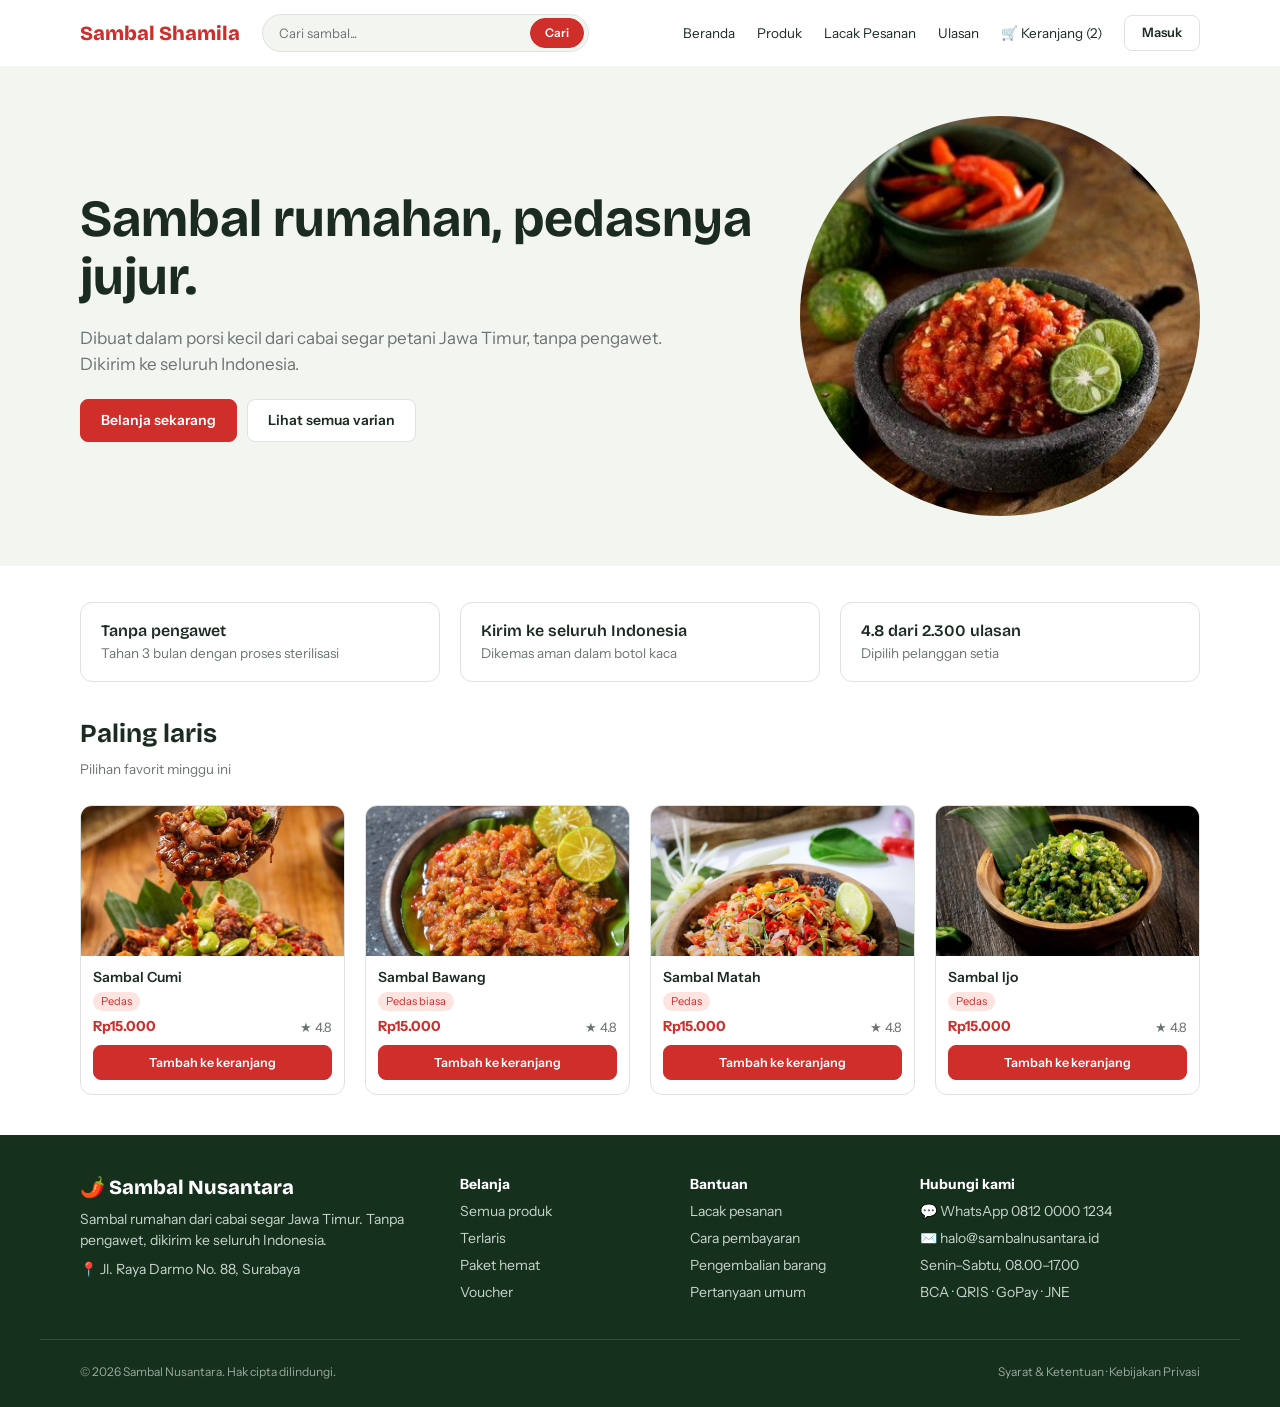
<file: index.html>
<!DOCTYPE html>
<html lang="id">
<head>
  <meta charset="UTF-8">
  <meta name="viewport" content="width=device-width, initial-scale=1">
  <title>Beranda - Sambal Nusantara</title>
  <link rel="preconnect" href="https://fonts.googleapis.com"><link rel="preconnect" href="https://fonts.gstatic.com" crossorigin><link href="https://fonts.googleapis.com/css2?family=Bricolage+Grotesque:wght@600;700;800&family=Instrument+Sans:wght@400;500;600;700&display=swap" rel="stylesheet">
  <link rel="stylesheet" href="css/style.css">
</head>
<body>
  <header class="site-header">
    <div class="container nav">
      <a class="logo" href="index.html">Sambal Shamila</a>
      <form class="search" role="search" onsubmit="return false">
        
        <input type="text" placeholder="Cari sambal..." aria-label="Cari sambal">
        <a class="btn" href="katalog.html">Cari</a>
      </form>
      <nav class="nav-links">
        <a href="index.html">Beranda</a>
        <a href="katalog.html">Produk</a>
        <a href="lacak-pesanan.html">Lacak Pesanan</a>
        <a href="ulasan.html">Ulasan</a>
        <a href="keranjang.html"><span aria-hidden="true">🛒</span> Keranjang (2)</a>
        <a class="btn btn-outline" href="login.html">Masuk</a>
      </nav>
    </div>
  </header>

  <main>
    <section class="hero">
      <div class="container hero-inner">
        <div>
          <h1>Sambal rumahan, pedasnya jujur.</h1>
          <p>Dibuat dalam porsi kecil dari cabai segar petani Jawa Timur, tanpa pengawet. Dikirim ke seluruh Indonesia.</p>
          <div class="hero-actions">
            <a class="btn" href="katalog.html">Belanja sekarang</a>
            <a class="btn btn-outline" href="katalog.html">Lihat semua varian</a>
          </div>
        </div>
        <div class="hero-img"><img src="img/terasi.jpg" alt="Sambal terasi dalam cobek batu"></div>
      </div>
    </section>

    <div class="container">
      <section class="features">
        <div class="card"><h3>Tanpa pengawet</h3><p>Tahan 3 bulan dengan proses sterilisasi</p></div>
        <div class="card"><h3>Kirim ke seluruh Indonesia</h3><p>Dikemas aman dalam botol kaca</p></div>
        <div class="card"><h3>4.8 dari 2.300 ulasan</h3><p>Dipilih pelanggan setia</p></div>
      </section>

      <div class="section-head">
        <h2>Paling laris</h2>
        <p class="page-sub">Pilihan favorit minggu ini</p>
      </div>
      <section class="product-grid landing-products">
        <article class="product-card">
          <a class="thumb" href="detail-produk.html"><img src="img/cumi.jpg" alt="Sambal Cumi"></a>
          <div class="body">
            <a class="name" href="detail-produk.html">Sambal Cumi</a>
            <span class="chip">Pedas</span>
            <div class="meta"><span class="price">Rp15.000</span><span class="rating">★ 4.8</span></div>
            <a class="btn btn-block" href="keranjang.html">Tambah ke keranjang</a>
          </div>
        </article>
        <article class="product-card">
          <a class="thumb" href="detail-produk.html"><img src="img/bawang.jpg" alt="Sambal Bawang"></a>
          <div class="body">
            <a class="name" href="detail-produk.html">Sambal Bawang</a>
            <span class="chip">Pedas biasa</span>
            <div class="meta"><span class="price">Rp15.000</span><span class="rating">★ 4.8</span></div>
            <a class="btn btn-block" href="keranjang.html">Tambah ke keranjang</a>
          </div>
        </article>
        <article class="product-card">
          <a class="thumb" href="detail-produk.html"><img src="img/matah.jpg" alt="Sambal Matah"></a>
          <div class="body">
            <a class="name" href="detail-produk.html">Sambal Matah</a>
            <span class="chip">Pedas</span>
            <div class="meta"><span class="price">Rp15.000</span><span class="rating">★ 4.8</span></div>
            <a class="btn btn-block" href="keranjang.html">Tambah ke keranjang</a>
          </div>
        </article>
        <article class="product-card">
          <a class="thumb" href="detail-produk.html"><img src="img/ijo.jpg" alt="Sambal Ijo"></a>
          <div class="body">
            <a class="name" href="detail-produk.html">Sambal Ijo</a>
            <span class="chip">Pedas</span>
            <div class="meta"><span class="price">Rp15.000</span><span class="rating">★ 4.8</span></div>
            <a class="btn btn-block" href="keranjang.html">Tambah ke keranjang</a>
          </div>
        </article>
      </section>
    </div>
  </main>

  <footer class="site-footer">
    <div class="container footer-grid">
      <div>
        <div class="footer-brand"><span aria-hidden="true">🌶️</span> Sambal Nusantara</div>
        <p>Sambal rumahan dari cabai segar Jawa Timur. Tanpa pengawet, dikirim ke seluruh Indonesia.</p>
        <p><span aria-hidden="true">📍</span> Jl. Raya Darmo No. 88, Surabaya</p>
      </div>
      <div>
        <h4>Belanja</h4>
        <ul>
          <li><a href="katalog.html">Semua produk</a></li>
          <li><a href="katalog.html">Terlaris</a></li>
          <li><a href="katalog.html">Paket hemat</a></li>
          <li><a href="keranjang.html">Voucher</a></li>
        </ul>
      </div>
      <div>
        <h4>Bantuan</h4>
        <ul>
          <li><a href="lacak-pesanan.html">Lacak pesanan</a></li>
          <li><a href="pembayaran.html">Cara pembayaran</a></li>
          <li><a href="riwayat-pesanan.html">Pengembalian barang</a></li>
          <li><a href="index.html">Pertanyaan umum</a></li>
        </ul>
      </div>
      <div>
        <h4>Hubungi kami</h4>
        <ul>
          <li><span aria-hidden="true">💬</span> WhatsApp 0812 0000 1234</li>
          <li><span aria-hidden="true">✉️</span> halo@sambalnusantara.id</li>
          <li>Senin–Sabtu, 08.00–17.00</li>
          <li>BCA · QRIS · GoPay · JNE</li>
        </ul>
      </div>
    </div>
    <div class="container footer-bottom">
      <span>© 2026 Sambal Nusantara. Hak cipta dilindungi.</span>
      <span><a href="index.html">Syarat &amp; Ketentuan</a> · <a href="index.html">Kebijakan Privasi</a></span>
    </div>
  </footer>
</body>
</html>
</file>
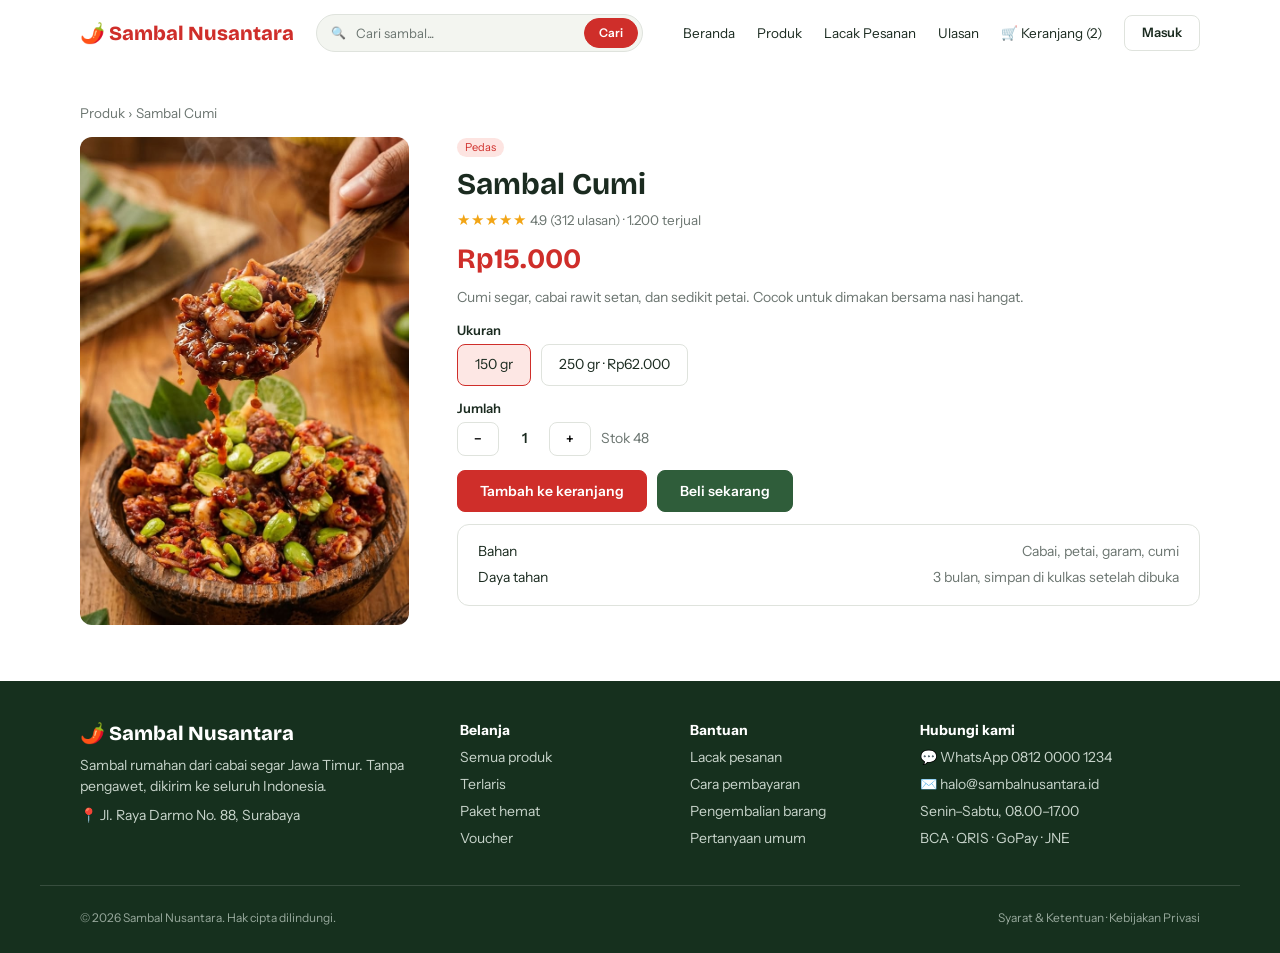
<file: detail-produk.html>
<!DOCTYPE html>
<html lang="id">
<head>
  <meta charset="UTF-8">
  <meta name="viewport" content="width=device-width, initial-scale=1">
  <title>Detail Produk - Sambal Nusantara</title>
  <link rel="preconnect" href="https://fonts.googleapis.com"><link rel="preconnect" href="https://fonts.gstatic.com" crossorigin><link href="https://fonts.googleapis.com/css2?family=Bricolage+Grotesque:wght@600;700;800&family=Instrument+Sans:wght@400;500;600;700&display=swap" rel="stylesheet">
  <link rel="stylesheet" href="css/style.css">
</head>
<body>
  <header class="site-header">
    <div class="container nav">
      <a class="logo" href="index.html"><span aria-hidden="true">🌶️</span> Sambal Nusantara</a>
      <form class="search" role="search" onsubmit="return false">
        <span aria-hidden="true">🔍</span>
        <input type="text" placeholder="Cari sambal..." aria-label="Cari sambal">
        <a class="btn" href="katalog.html">Cari</a>
      </form>
      <nav class="nav-links">
        <a href="index.html">Beranda</a>
        <a href="katalog.html">Produk</a>
        <a href="lacak-pesanan.html">Lacak Pesanan</a>
        <a href="ulasan.html">Ulasan</a>
        <a href="keranjang.html"><span aria-hidden="true">🛒</span> Keranjang (2)</a>
        <a class="btn btn-outline" href="login.html">Masuk</a>
      </nav>
    </div>
  </header>

  <main>
    <div class="container page">
      <p class="breadcrumb"><a href="katalog.html">Produk</a> › Sambal Cumi</p>
      <div class="detail">
        <div class="detail-img"><img src="img/cumi.jpg" alt="Sambal Cumi"></div>
        <div class="detail-info">
          <span class="chip">Pedas</span>
          <h1>Sambal Cumi</h1>
          <p class="rating-line"><span class="stars">★★★★★</span> 4.9 (312 ulasan) · 1.200 terjual</p>
          <p class="detail-price">Rp15.000</p>
          <p class="detail-desc">Cumi segar, cabai rawit setan, dan sedikit petai. Cocok untuk dimakan bersama nasi hangat.</p>
          <p class="opt-label">Ukuran</p>
          <div class="size-opts">
            <a class="size-opt is-active" href="detail-produk.html">150 gr</a>
            <a class="size-opt" href="detail-produk.html">250 gr · Rp62.000</a>
          </div>
          <p class="opt-label">Jumlah</p>
          <div class="qty">
            <button type="button">−</button>
            <span class="num">1</span>
            <button type="button">+</button>
            <span class="stock">Stok 48</span>
          </div>
          <div class="detail-actions">
            <a class="btn" href="keranjang.html">Tambah ke keranjang</a>
            <a class="btn btn-green" href="pembayaran.html">Beli sekarang</a>
          </div>
          <div class="spec">
            <div><span>Bahan</span><span>Cabai, petai, garam, cumi</span></div>
            <div><span>Daya tahan</span><span>3 bulan, simpan di kulkas setelah dibuka</span></div>
          </div>
        </div>
      </div>
    </div>
  </main>

  <footer class="site-footer">
    <div class="container footer-grid">
      <div>
        <div class="footer-brand"><span aria-hidden="true">🌶️</span> Sambal Nusantara</div>
        <p>Sambal rumahan dari cabai segar Jawa Timur. Tanpa pengawet, dikirim ke seluruh Indonesia.</p>
        <p><span aria-hidden="true">📍</span> Jl. Raya Darmo No. 88, Surabaya</p>
      </div>
      <div>
        <h4>Belanja</h4>
        <ul>
          <li><a href="katalog.html">Semua produk</a></li>
          <li><a href="katalog.html">Terlaris</a></li>
          <li><a href="katalog.html">Paket hemat</a></li>
          <li><a href="keranjang.html">Voucher</a></li>
        </ul>
      </div>
      <div>
        <h4>Bantuan</h4>
        <ul>
          <li><a href="lacak-pesanan.html">Lacak pesanan</a></li>
          <li><a href="pembayaran.html">Cara pembayaran</a></li>
          <li><a href="riwayat-pesanan.html">Pengembalian barang</a></li>
          <li><a href="index.html">Pertanyaan umum</a></li>
        </ul>
      </div>
      <div>
        <h4>Hubungi kami</h4>
        <ul>
          <li><span aria-hidden="true">💬</span> WhatsApp 0812 0000 1234</li>
          <li><span aria-hidden="true">✉️</span> halo@sambalnusantara.id</li>
          <li>Senin–Sabtu, 08.00–17.00</li>
          <li>BCA · QRIS · GoPay · JNE</li>
        </ul>
      </div>
    </div>
    <div class="container footer-bottom">
      <span>© 2026 Sambal Nusantara. Hak cipta dilindungi.</span>
      <span><a href="index.html">Syarat &amp; Ketentuan</a> · <a href="index.html">Kebijakan Privasi</a></span>
    </div>
  </footer>
</body>
</html>
</file>
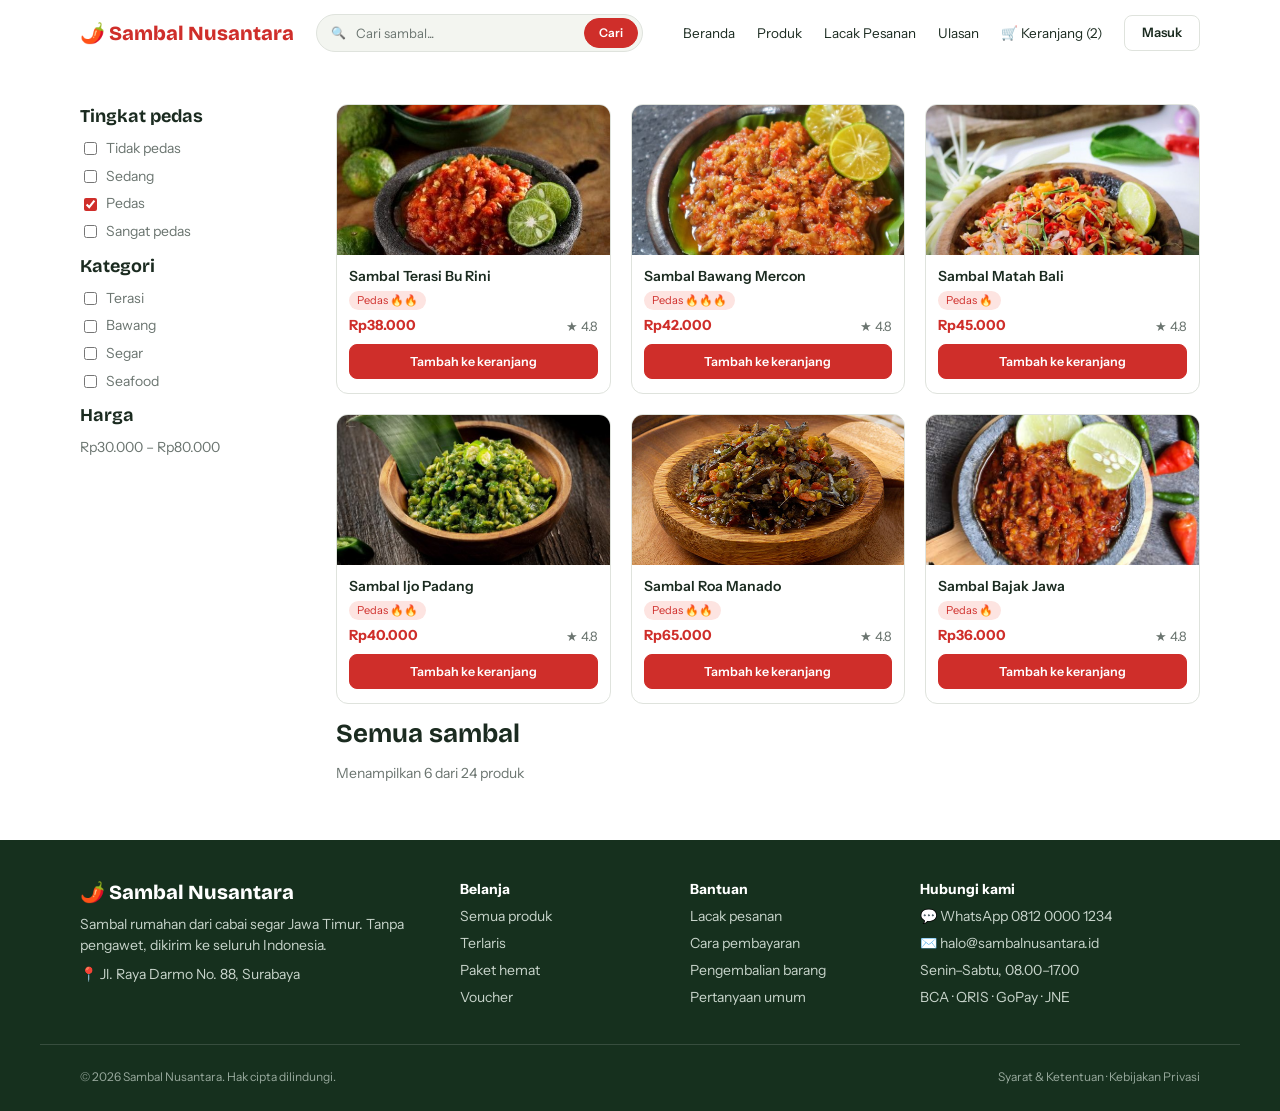
<file: katalog.html>
<!DOCTYPE html>
<html lang="id">
<head>
  <meta charset="UTF-8">
  <meta name="viewport" content="width=device-width, initial-scale=1">
  <title>Katalog Produk - Sambal Nusantara</title>
  <link rel="preconnect" href="https://fonts.googleapis.com"><link rel="preconnect" href="https://fonts.gstatic.com" crossorigin><link href="https://fonts.googleapis.com/css2?family=Bricolage+Grotesque:wght@600;700;800&family=Instrument+Sans:wght@400;500;600;700&display=swap" rel="stylesheet">
  <link rel="stylesheet" href="css/style.css">
</head>
<body>
  <header class="site-header">
    <div class="container nav">
      <a class="logo" href="index.html"><span aria-hidden="true">🌶️</span> Sambal Nusantara</a>
      <form class="search" role="search" onsubmit="return false">
        <span aria-hidden="true">🔍</span>
        <input type="text" placeholder="Cari sambal..." aria-label="Cari sambal">
        <a class="btn" href="katalog.html">Cari</a>
      </form>
      <nav class="nav-links">
        <a href="index.html">Beranda</a>
        <a href="katalog.html">Produk</a>
        <a href="lacak-pesanan.html">Lacak Pesanan</a>
        <a href="ulasan.html">Ulasan</a>
        <a href="keranjang.html"><span aria-hidden="true">🛒</span> Keranjang (2)</a>
        <a class="btn btn-outline" href="login.html">Masuk</a>
      </nav>
    </div>
  </header>

  <main>
    <div class="container page">
      <div class="catalog">
        <aside class="filters">
          <h3>Tingkat pedas</h3>
          <label><input type="checkbox"> Tidak pedas</label>
          <label><input type="checkbox"> Sedang</label>
          <label><input type="checkbox" checked> Pedas</label>
          <label><input type="checkbox"> Sangat pedas</label>
          <h3>Kategori</h3>
          <label><input type="checkbox"> Terasi</label>
          <label><input type="checkbox"> Bawang</label>
          <label><input type="checkbox"> Segar</label>
          <label><input type="checkbox"> Seafood</label>
          <h3>Harga</h3>
          <p class="range">Rp30.000 – Rp80.000</p>
        </aside>
        <div>
          <section class="product-grid catalog-grid">
        <article class="product-card">
          <a class="thumb" href="detail-produk.html"><img src="img/terasi.jpg" alt="Sambal Terasi Bu Rini"></a>
          <div class="body">
            <a class="name" href="detail-produk.html">Sambal Terasi Bu Rini</a>
            <span class="chip">Pedas 🔥🔥</span>
            <div class="meta"><span class="price">Rp38.000</span><span class="rating">★ 4.8</span></div>
            <a class="btn btn-block" href="keranjang.html">Tambah ke keranjang</a>
          </div>
        </article>
        <article class="product-card">
          <a class="thumb" href="detail-produk.html"><img src="img/bawang.jpg" alt="Sambal Bawang Mercon"></a>
          <div class="body">
            <a class="name" href="detail-produk.html">Sambal Bawang Mercon</a>
            <span class="chip">Pedas 🔥🔥🔥</span>
            <div class="meta"><span class="price">Rp42.000</span><span class="rating">★ 4.8</span></div>
            <a class="btn btn-block" href="keranjang.html">Tambah ke keranjang</a>
          </div>
        </article>
        <article class="product-card">
          <a class="thumb" href="detail-produk.html"><img src="img/matah.jpg" alt="Sambal Matah Bali"></a>
          <div class="body">
            <a class="name" href="detail-produk.html">Sambal Matah Bali</a>
            <span class="chip">Pedas 🔥</span>
            <div class="meta"><span class="price">Rp45.000</span><span class="rating">★ 4.8</span></div>
            <a class="btn btn-block" href="keranjang.html">Tambah ke keranjang</a>
          </div>
        </article>
        <article class="product-card">
          <a class="thumb" href="detail-produk.html"><img src="img/ijo.jpg" alt="Sambal Ijo Padang"></a>
          <div class="body">
            <a class="name" href="detail-produk.html">Sambal Ijo Padang</a>
            <span class="chip">Pedas 🔥🔥</span>
            <div class="meta"><span class="price">Rp40.000</span><span class="rating">★ 4.8</span></div>
            <a class="btn btn-block" href="keranjang.html">Tambah ke keranjang</a>
          </div>
        </article>
        <article class="product-card">
          <a class="thumb" href="detail-produk.html"><img src="img/roa.jpg" alt="Sambal Roa Manado"></a>
          <div class="body">
            <a class="name" href="detail-produk.html">Sambal Roa Manado</a>
            <span class="chip">Pedas 🔥🔥</span>
            <div class="meta"><span class="price">Rp65.000</span><span class="rating">★ 4.8</span></div>
            <a class="btn btn-block" href="keranjang.html">Tambah ke keranjang</a>
          </div>
        </article>
        <article class="product-card">
          <a class="thumb" href="detail-produk.html"><img src="img/bajak.jpg" alt="Sambal Bajak Jawa"></a>
          <div class="body">
            <a class="name" href="detail-produk.html">Sambal Bajak Jawa</a>
            <span class="chip">Pedas 🔥</span>
            <div class="meta"><span class="price">Rp36.000</span><span class="rating">★ 4.8</span></div>
            <a class="btn btn-block" href="keranjang.html">Tambah ke keranjang</a>
          </div>
        </article>
          </section>
          <div class="catalog-foot">
            <h2>Semua sambal</h2>
            <p class="page-sub">Menampilkan 6 dari 24 produk</p>
          </div>
        </div>
      </div>
    </div>
  </main>

  <footer class="site-footer">
    <div class="container footer-grid">
      <div>
        <div class="footer-brand"><span aria-hidden="true">🌶️</span> Sambal Nusantara</div>
        <p>Sambal rumahan dari cabai segar Jawa Timur. Tanpa pengawet, dikirim ke seluruh Indonesia.</p>
        <p><span aria-hidden="true">📍</span> Jl. Raya Darmo No. 88, Surabaya</p>
      </div>
      <div>
        <h4>Belanja</h4>
        <ul>
          <li><a href="katalog.html">Semua produk</a></li>
          <li><a href="katalog.html">Terlaris</a></li>
          <li><a href="katalog.html">Paket hemat</a></li>
          <li><a href="keranjang.html">Voucher</a></li>
        </ul>
      </div>
      <div>
        <h4>Bantuan</h4>
        <ul>
          <li><a href="lacak-pesanan.html">Lacak pesanan</a></li>
          <li><a href="pembayaran.html">Cara pembayaran</a></li>
          <li><a href="riwayat-pesanan.html">Pengembalian barang</a></li>
          <li><a href="index.html">Pertanyaan umum</a></li>
        </ul>
      </div>
      <div>
        <h4>Hubungi kami</h4>
        <ul>
          <li><span aria-hidden="true">💬</span> WhatsApp 0812 0000 1234</li>
          <li><span aria-hidden="true">✉️</span> halo@sambalnusantara.id</li>
          <li>Senin–Sabtu, 08.00–17.00</li>
          <li>BCA · QRIS · GoPay · JNE</li>
        </ul>
      </div>
    </div>
    <div class="container footer-bottom">
      <span>© 2026 Sambal Nusantara. Hak cipta dilindungi.</span>
      <span><a href="index.html">Syarat &amp; Ketentuan</a> · <a href="index.html">Kebijakan Privasi</a></span>
    </div>
  </footer>
</body>
</html>
</file>
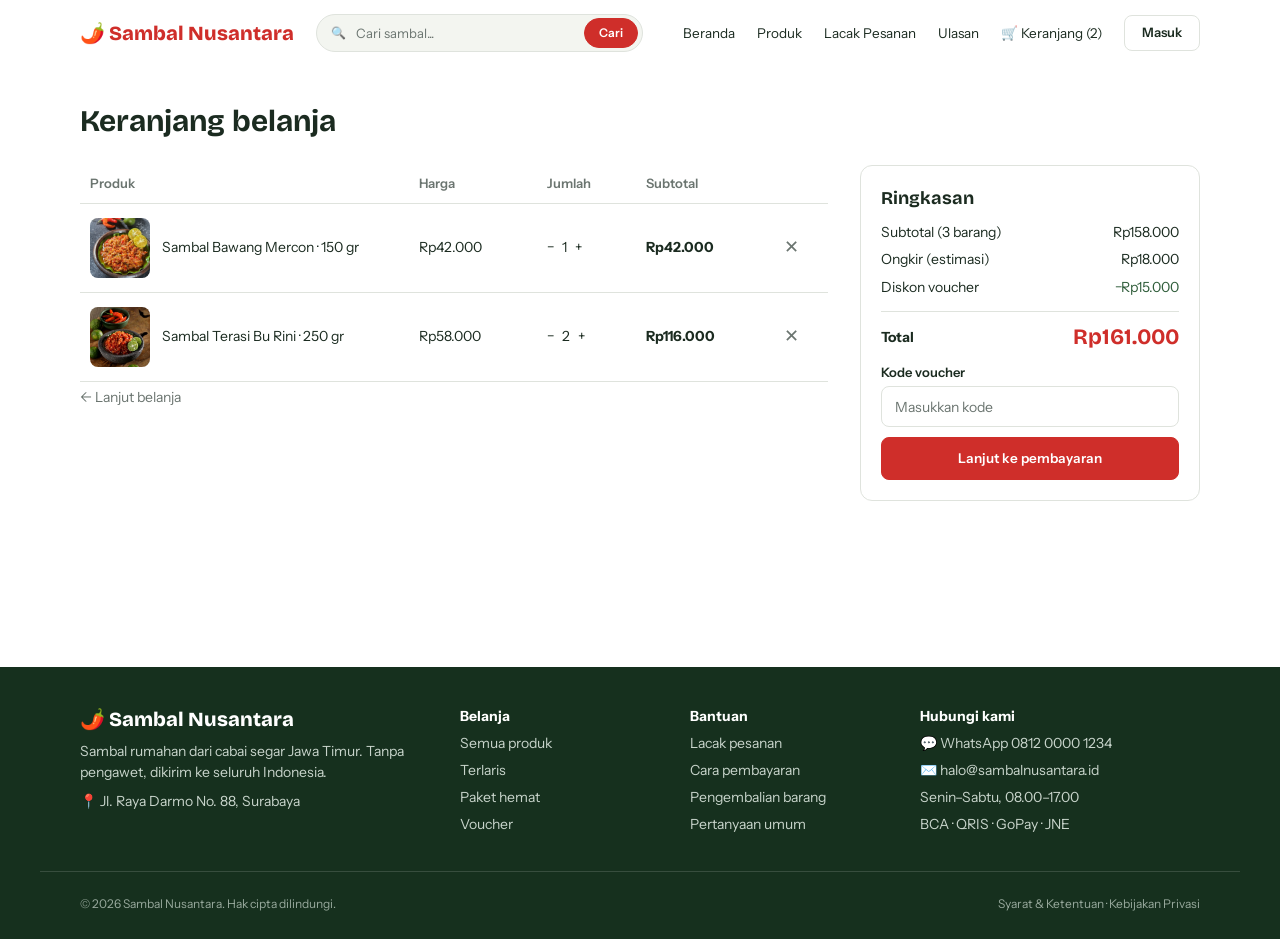
<file: keranjang.html>
<!DOCTYPE html>
<html lang="id">
<head>
  <meta charset="UTF-8">
  <meta name="viewport" content="width=device-width, initial-scale=1">
  <title>Keranjang - Sambal Nusantara</title>
  <link rel="preconnect" href="https://fonts.googleapis.com"><link rel="preconnect" href="https://fonts.gstatic.com" crossorigin><link href="https://fonts.googleapis.com/css2?family=Bricolage+Grotesque:wght@600;700;800&family=Instrument+Sans:wght@400;500;600;700&display=swap" rel="stylesheet">
  <link rel="stylesheet" href="css/style.css">
</head>
<body>
  <header class="site-header">
    <div class="container nav">
      <a class="logo" href="index.html"><span aria-hidden="true">🌶️</span> Sambal Nusantara</a>
      <form class="search" role="search" onsubmit="return false">
        <span aria-hidden="true">🔍</span>
        <input type="text" placeholder="Cari sambal..." aria-label="Cari sambal">
        <a class="btn" href="katalog.html">Cari</a>
      </form>
      <nav class="nav-links">
        <a href="index.html">Beranda</a>
        <a href="katalog.html">Produk</a>
        <a href="lacak-pesanan.html">Lacak Pesanan</a>
        <a href="ulasan.html">Ulasan</a>
        <a href="keranjang.html"><span aria-hidden="true">🛒</span> Keranjang (2)</a>
        <a class="btn btn-outline" href="login.html">Masuk</a>
      </nav>
    </div>
  </header>

  <main>
    <div class="container page">
      <h1>Keranjang belanja</h1>
      <div class="two-col">
        <div>
          <table class="cart-table">
            <thead>
              <tr><th style="width:44%">Produk</th><th>Harga</th><th>Jumlah</th><th>Subtotal</th><th></th></tr>
            </thead>
            <tbody>
              <tr>
                <td><div class="cart-item"><img src="img/bawang.jpg" alt="Sambal Bawang Mercon"><span>Sambal Bawang Mercon · 150 gr</span></div></td>
                <td>Rp42.000</td>
                <td><span class="cart-qty"><a href="keranjang.html">−</a> 1 <a href="keranjang.html">+</a></span></td>
                <td><strong>Rp42.000</strong></td>
                <td><a class="cart-remove" href="keranjang.html" aria-label="Hapus">✕</a></td>
              </tr>
              <tr>
                <td><div class="cart-item"><img src="img/terasi.jpg" alt="Sambal Terasi Bu Rini"><span>Sambal Terasi Bu Rini · 250 gr</span></div></td>
                <td>Rp58.000</td>
                <td><span class="cart-qty"><a href="keranjang.html">−</a> 2 <a href="keranjang.html">+</a></span></td>
                <td><strong>Rp116.000</strong></td>
                <td><a class="cart-remove" href="keranjang.html" aria-label="Hapus">✕</a></td>
              </tr>
            </tbody>
          </table>
          <a class="back-link" href="katalog.html">← Lanjut belanja</a>
        </div>
        <aside class="card summary">
          <h3>Ringkasan</h3>
          <div class="sum-row"><span>Subtotal (3 barang)</span><span>Rp158.000</span></div>
          <div class="sum-row"><span>Ongkir (estimasi)</span><span>Rp18.000</span></div>
          <div class="sum-row discount"><span>Diskon voucher</span><span>−Rp15.000</span></div>
          <div class="sum-total"><span>Total</span><strong>Rp161.000</strong></div>
          <div class="voucher">
            <label class="lbl" for="kode">Kode voucher</label>
            <input class="input" id="kode" type="text" placeholder="Masukkan kode">
          </div>
          <a class="btn btn-block" href="pembayaran.html">Lanjut ke pembayaran</a>
        </aside>
      </div>
    </div>
  </main>

  <footer class="site-footer">
    <div class="container footer-grid">
      <div>
        <div class="footer-brand"><span aria-hidden="true">🌶️</span> Sambal Nusantara</div>
        <p>Sambal rumahan dari cabai segar Jawa Timur. Tanpa pengawet, dikirim ke seluruh Indonesia.</p>
        <p><span aria-hidden="true">📍</span> Jl. Raya Darmo No. 88, Surabaya</p>
      </div>
      <div>
        <h4>Belanja</h4>
        <ul>
          <li><a href="katalog.html">Semua produk</a></li>
          <li><a href="katalog.html">Terlaris</a></li>
          <li><a href="katalog.html">Paket hemat</a></li>
          <li><a href="keranjang.html">Voucher</a></li>
        </ul>
      </div>
      <div>
        <h4>Bantuan</h4>
        <ul>
          <li><a href="lacak-pesanan.html">Lacak pesanan</a></li>
          <li><a href="pembayaran.html">Cara pembayaran</a></li>
          <li><a href="riwayat-pesanan.html">Pengembalian barang</a></li>
          <li><a href="index.html">Pertanyaan umum</a></li>
        </ul>
      </div>
      <div>
        <h4>Hubungi kami</h4>
        <ul>
          <li><span aria-hidden="true">💬</span> WhatsApp 0812 0000 1234</li>
          <li><span aria-hidden="true">✉️</span> halo@sambalnusantara.id</li>
          <li>Senin–Sabtu, 08.00–17.00</li>
          <li>BCA · QRIS · GoPay · JNE</li>
        </ul>
      </div>
    </div>
    <div class="container footer-bottom">
      <span>© 2026 Sambal Nusantara. Hak cipta dilindungi.</span>
      <span><a href="index.html">Syarat &amp; Ketentuan</a> · <a href="index.html">Kebijakan Privasi</a></span>
    </div>
  </footer>
</body>
</html>
</file>
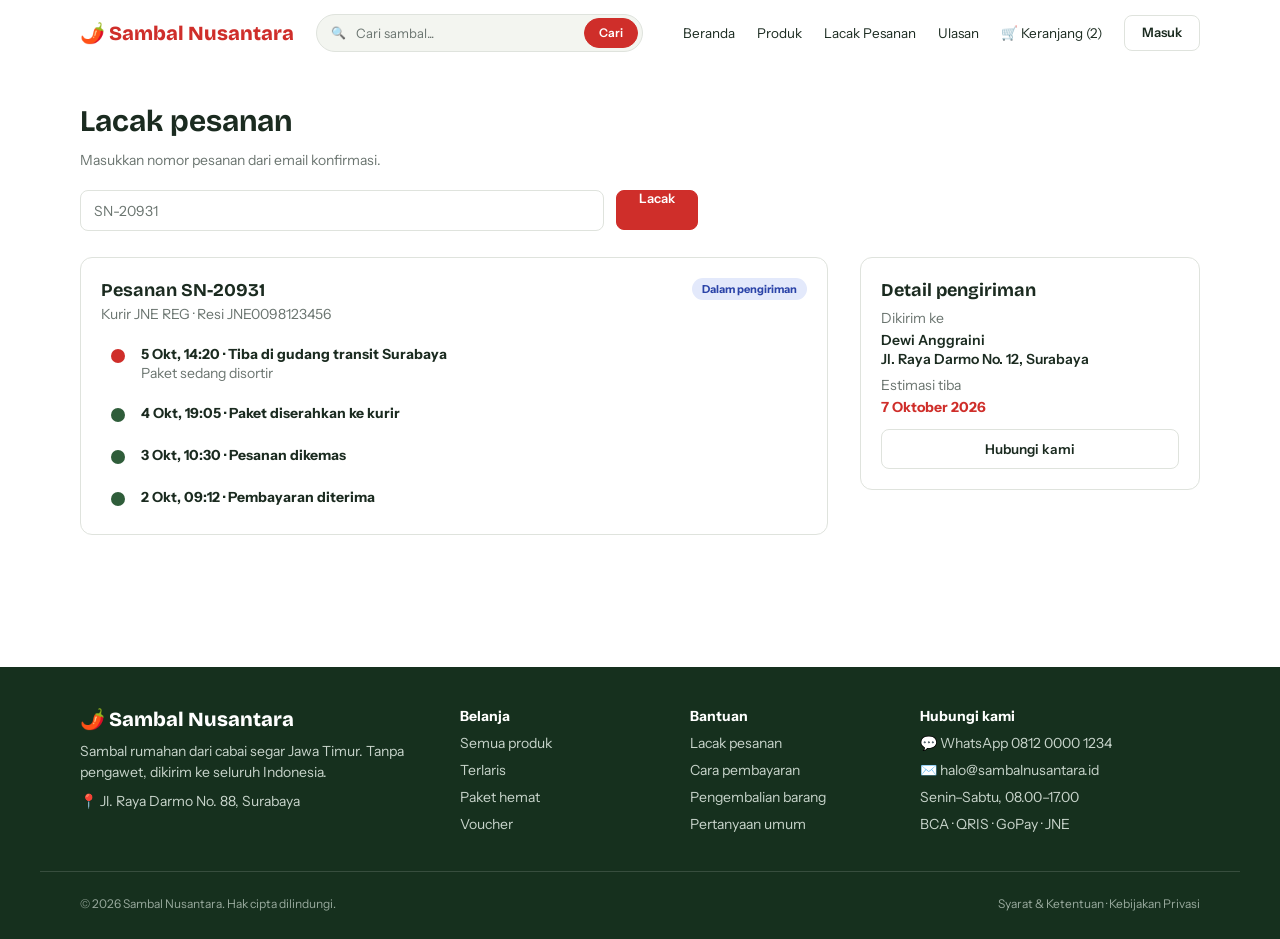
<file: lacak-pesanan.html>
<!DOCTYPE html>
<html lang="id">
<head>
  <meta charset="UTF-8">
  <meta name="viewport" content="width=device-width, initial-scale=1">
  <title>Lacak Pesanan - Sambal Nusantara</title>
  <link rel="preconnect" href="https://fonts.googleapis.com"><link rel="preconnect" href="https://fonts.gstatic.com" crossorigin><link href="https://fonts.googleapis.com/css2?family=Bricolage+Grotesque:wght@600;700;800&family=Instrument+Sans:wght@400;500;600;700&display=swap" rel="stylesheet">
  <link rel="stylesheet" href="css/style.css">
</head>
<body>
  <header class="site-header">
    <div class="container nav">
      <a class="logo" href="index.html"><span aria-hidden="true">🌶️</span> Sambal Nusantara</a>
      <form class="search" role="search" onsubmit="return false">
        <span aria-hidden="true">🔍</span>
        <input type="text" placeholder="Cari sambal..." aria-label="Cari sambal">
        <a class="btn" href="katalog.html">Cari</a>
      </form>
      <nav class="nav-links">
        <a href="index.html">Beranda</a>
        <a href="katalog.html">Produk</a>
        <a href="lacak-pesanan.html">Lacak Pesanan</a>
        <a href="ulasan.html">Ulasan</a>
        <a href="keranjang.html"><span aria-hidden="true">🛒</span> Keranjang (2)</a>
        <a class="btn btn-outline" href="login.html">Masuk</a>
      </nav>
    </div>
  </header>

  <main>
    <div class="container page">
      <h1>Lacak pesanan</h1>
      <p class="page-sub">Masukkan nomor pesanan dari email konfirmasi.</p>
      <form class="track-form" onsubmit="return false">
        <input class="input is-filled" type="text" value="SN-20931" aria-label="Nomor pesanan">
        <a class="btn" href="lacak-pesanan.html">Lacak</a>
      </form>
      <div class="two-col">
        <section class="card">
          <div class="track-head">
            <div>
              <h3>Pesanan SN-20931</h3>
              <p>Kurir JNE REG · Resi JNE0098123456</p>
            </div>
            <span class="badge-ship">Dalam pengiriman</span>
          </div>
          <ol class="timeline">
            <li class="is-now"><strong>5 Okt, 14:20 · Tiba di gudang transit Surabaya</strong><small>Paket sedang disortir</small></li>
            <li><strong>4 Okt, 19:05 · Paket diserahkan ke kurir</strong></li>
            <li><strong>3 Okt, 10:30 · Pesanan dikemas</strong></li>
            <li><strong>2 Okt, 09:12 · Pembayaran diterima</strong></li>
          </ol>
        </section>
        <aside class="card ship">
          <h3>Detail pengiriman</h3>
          <p class="muted">Dikirim ke</p>
          <p class="name">Dewi Anggraini<br>Jl. Raya Darmo No. 12, Surabaya</p>
          <p class="muted">Estimasi tiba</p>
          <p class="eta">7 Oktober 2026</p>
          <a class="btn btn-outline btn-block" href="index.html">Hubungi kami</a>
        </aside>
      </div>
    </div>
  </main>

  <footer class="site-footer">
    <div class="container footer-grid">
      <div>
        <div class="footer-brand"><span aria-hidden="true">🌶️</span> Sambal Nusantara</div>
        <p>Sambal rumahan dari cabai segar Jawa Timur. Tanpa pengawet, dikirim ke seluruh Indonesia.</p>
        <p><span aria-hidden="true">📍</span> Jl. Raya Darmo No. 88, Surabaya</p>
      </div>
      <div>
        <h4>Belanja</h4>
        <ul>
          <li><a href="katalog.html">Semua produk</a></li>
          <li><a href="katalog.html">Terlaris</a></li>
          <li><a href="katalog.html">Paket hemat</a></li>
          <li><a href="keranjang.html">Voucher</a></li>
        </ul>
      </div>
      <div>
        <h4>Bantuan</h4>
        <ul>
          <li><a href="lacak-pesanan.html">Lacak pesanan</a></li>
          <li><a href="pembayaran.html">Cara pembayaran</a></li>
          <li><a href="riwayat-pesanan.html">Pengembalian barang</a></li>
          <li><a href="index.html">Pertanyaan umum</a></li>
        </ul>
      </div>
      <div>
        <h4>Hubungi kami</h4>
        <ul>
          <li><span aria-hidden="true">💬</span> WhatsApp 0812 0000 1234</li>
          <li><span aria-hidden="true">✉️</span> halo@sambalnusantara.id</li>
          <li>Senin–Sabtu, 08.00–17.00</li>
          <li>BCA · QRIS · GoPay · JNE</li>
        </ul>
      </div>
    </div>
    <div class="container footer-bottom">
      <span>© 2026 Sambal Nusantara. Hak cipta dilindungi.</span>
      <span><a href="index.html">Syarat &amp; Ketentuan</a> · <a href="index.html">Kebijakan Privasi</a></span>
    </div>
  </footer>
</body>
</html>
</file>
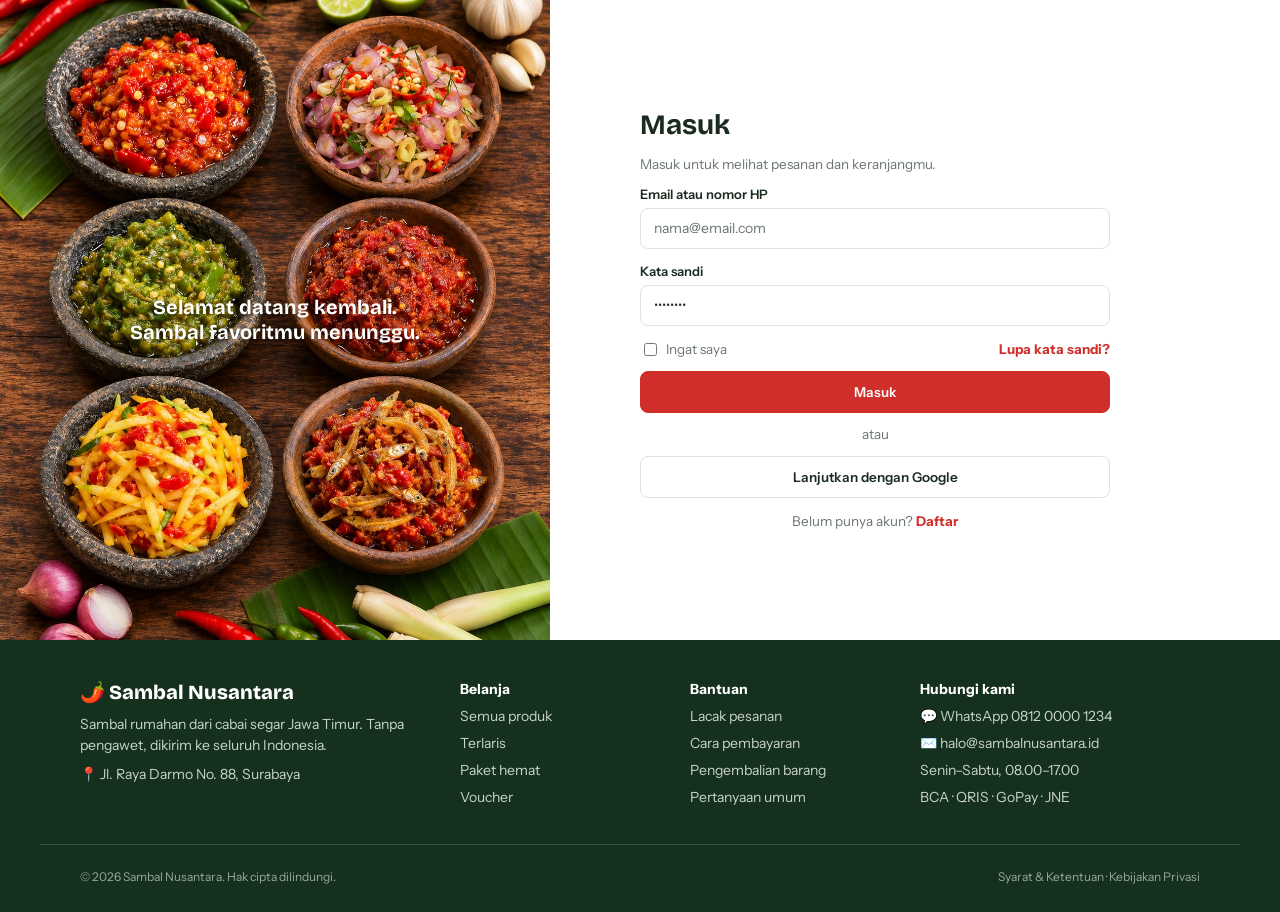
<file: login.html>
<!DOCTYPE html>
<html lang="id">
<head>
  <meta charset="UTF-8">
  <meta name="viewport" content="width=device-width, initial-scale=1">
  <title>Masuk - Sambal Nusantara</title>
  <link rel="preconnect" href="https://fonts.googleapis.com"><link rel="preconnect" href="https://fonts.gstatic.com" crossorigin><link href="https://fonts.googleapis.com/css2?family=Bricolage+Grotesque:wght@600;700;800&family=Instrument+Sans:wght@400;500;600;700&display=swap" rel="stylesheet">
  <link rel="stylesheet" href="css/style.css">
</head>
<body>

  <main>
    <section class="auth">
      <div class="auth-photo">
        <p>Selamat datang kembali.<br>Sambal favoritmu menunggu.</p>
      </div>
      <div class="auth-panel">
        <form class="auth-form" onsubmit="return false">
          <h1>Masuk</h1>
          <p class="page-sub">Masuk untuk melihat pesanan dan keranjangmu.</p>
          <div class="field">
            <label class="lbl" for="email">Email atau nomor HP</label>
            <input class="input" id="email" type="text" placeholder="nama@email.com">
          </div>
          <div class="field">
            <label class="lbl" for="pw">Kata sandi</label>
            <input class="input" id="pw" type="password" value="12345678">
          </div>
          <div class="auth-row">
            <label><input type="checkbox"> Ingat saya</label>
            <a class="link-red" href="login.html">Lupa kata sandi?</a>
          </div>
          <a class="btn btn-block" href="index.html">Masuk</a>
          <div class="auth-or">atau</div>
          <a class="btn btn-outline btn-block" href="index.html">Lanjutkan dengan Google</a>
          <p class="auth-alt">Belum punya akun? <a class="link-red" href="registrasi.html">Daftar</a></p>
        </form>
      </div>
    </section>
  </main>

  <footer class="site-footer">
    <div class="container footer-grid">
      <div>
        <div class="footer-brand"><span aria-hidden="true">🌶️</span> Sambal Nusantara</div>
        <p>Sambal rumahan dari cabai segar Jawa Timur. Tanpa pengawet, dikirim ke seluruh Indonesia.</p>
        <p><span aria-hidden="true">📍</span> Jl. Raya Darmo No. 88, Surabaya</p>
      </div>
      <div>
        <h4>Belanja</h4>
        <ul>
          <li><a href="katalog.html">Semua produk</a></li>
          <li><a href="katalog.html">Terlaris</a></li>
          <li><a href="katalog.html">Paket hemat</a></li>
          <li><a href="keranjang.html">Voucher</a></li>
        </ul>
      </div>
      <div>
        <h4>Bantuan</h4>
        <ul>
          <li><a href="lacak-pesanan.html">Lacak pesanan</a></li>
          <li><a href="pembayaran.html">Cara pembayaran</a></li>
          <li><a href="riwayat-pesanan.html">Pengembalian barang</a></li>
          <li><a href="index.html">Pertanyaan umum</a></li>
        </ul>
      </div>
      <div>
        <h4>Hubungi kami</h4>
        <ul>
          <li><span aria-hidden="true">💬</span> WhatsApp 0812 0000 1234</li>
          <li><span aria-hidden="true">✉️</span> halo@sambalnusantara.id</li>
          <li>Senin–Sabtu, 08.00–17.00</li>
          <li>BCA · QRIS · GoPay · JNE</li>
        </ul>
      </div>
    </div>
    <div class="container footer-bottom">
      <span>© 2026 Sambal Nusantara. Hak cipta dilindungi.</span>
      <span><a href="index.html">Syarat &amp; Ketentuan</a> · <a href="index.html">Kebijakan Privasi</a></span>
    </div>
  </footer>
</body>
</html>
</file>
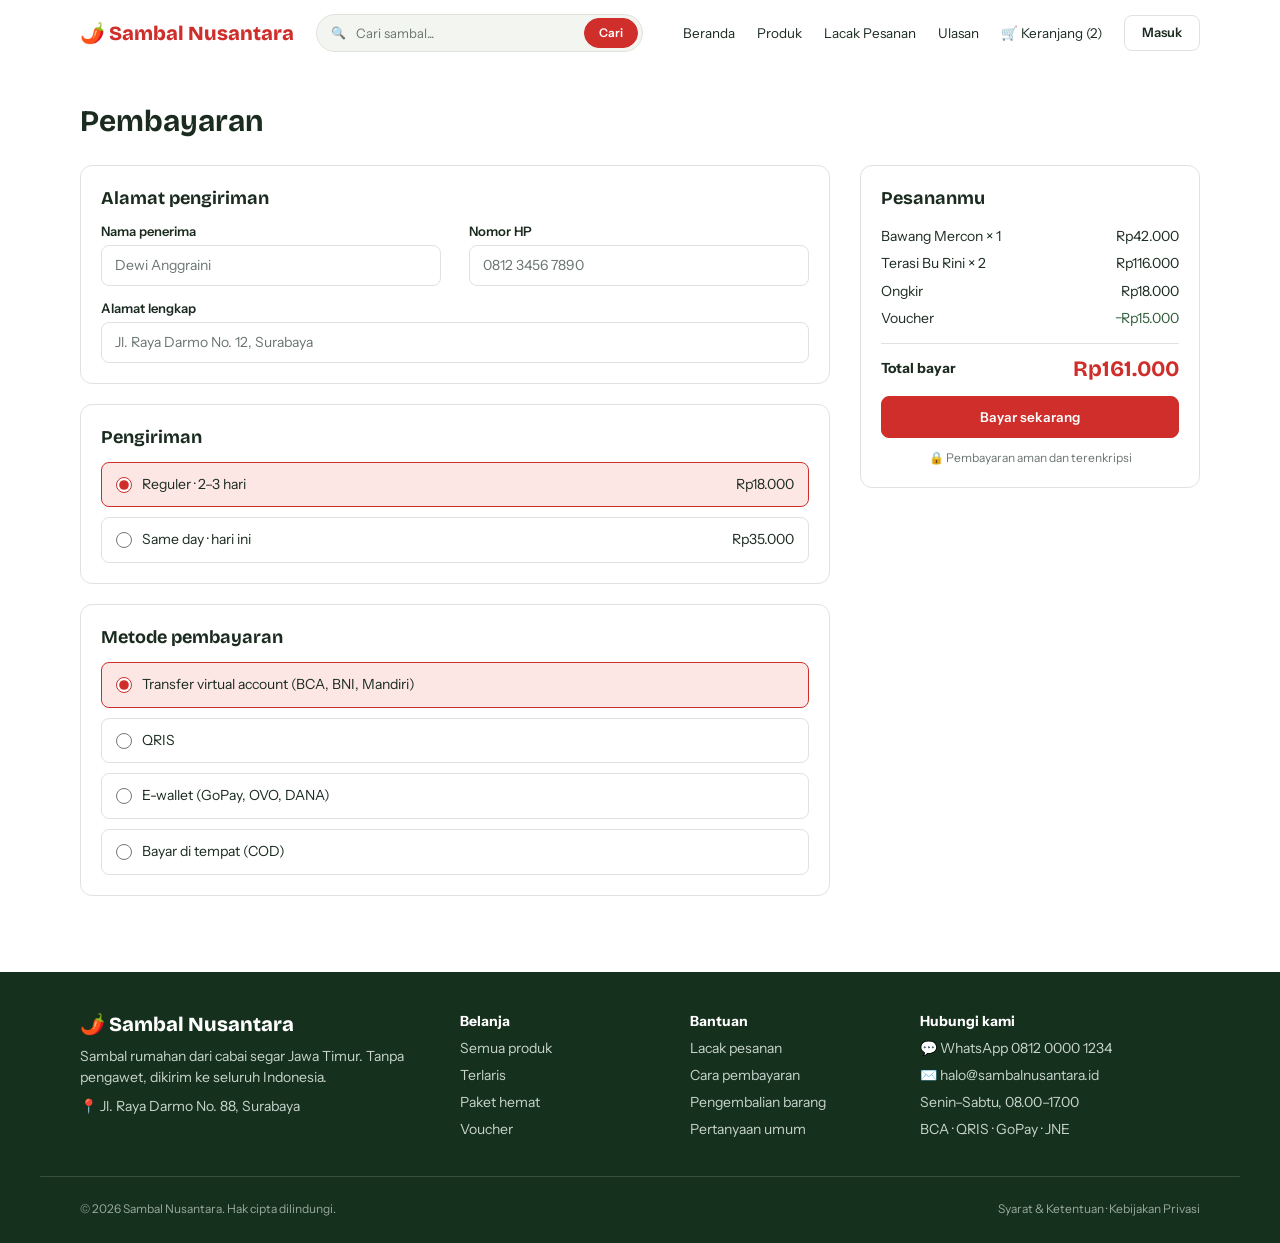
<file: pembayaran.html>
<!DOCTYPE html>
<html lang="id">
<head>
  <meta charset="UTF-8">
  <meta name="viewport" content="width=device-width, initial-scale=1">
  <title>Pembayaran - Sambal Nusantara</title>
  <link rel="preconnect" href="https://fonts.googleapis.com"><link rel="preconnect" href="https://fonts.gstatic.com" crossorigin><link href="https://fonts.googleapis.com/css2?family=Bricolage+Grotesque:wght@600;700;800&family=Instrument+Sans:wght@400;500;600;700&display=swap" rel="stylesheet">
  <link rel="stylesheet" href="css/style.css">
</head>
<body>
  <header class="site-header">
    <div class="container nav">
      <a class="logo" href="index.html"><span aria-hidden="true">🌶️</span> Sambal Nusantara</a>
      <form class="search" role="search" onsubmit="return false">
        <span aria-hidden="true">🔍</span>
        <input type="text" placeholder="Cari sambal..." aria-label="Cari sambal">
        <a class="btn" href="katalog.html">Cari</a>
      </form>
      <nav class="nav-links">
        <a href="index.html">Beranda</a>
        <a href="katalog.html">Produk</a>
        <a href="lacak-pesanan.html">Lacak Pesanan</a>
        <a href="ulasan.html">Ulasan</a>
        <a href="keranjang.html"><span aria-hidden="true">🛒</span> Keranjang (2)</a>
        <a class="btn btn-outline" href="login.html">Masuk</a>
      </nav>
    </div>
  </header>

  <main>
    <div class="container page">
      <h1>Pembayaran</h1>
      <div class="checkout">
        <div class="stack">
          <section class="card">
            <h3>Alamat pengiriman</h3>
            <div class="grid-2">
              <div><label class="lbl" for="penerima">Nama penerima</label><input class="input is-filled" id="penerima" type="text" value="Dewi Anggraini"></div>
              <div><label class="lbl" for="hp">Nomor HP</label><input class="input is-filled" id="hp" type="tel" value="0812 3456 7890"></div>
            </div>
            <div class="field" style="margin-top:14px;margin-bottom:0">
              <label class="lbl" for="alamat">Alamat lengkap</label>
              <input class="input is-filled" id="alamat" type="text" value="Jl. Raya Darmo No. 12, Surabaya">
            </div>
          </section>

          <section class="card">
            <h3>Pengiriman</h3>
            <label class="choice"><input type="radio" name="kirim" checked><span class="grow">Reguler · 2–3 hari</span><span>Rp18.000</span></label>
            <label class="choice"><input type="radio" name="kirim"><span class="grow">Same day · hari ini</span><span>Rp35.000</span></label>
          </section>

          <section class="card">
            <h3>Metode pembayaran</h3>
            <label class="choice"><input type="radio" name="bayar" checked><span class="grow">Transfer virtual account (BCA, BNI, Mandiri)</span></label>
            <label class="choice"><input type="radio" name="bayar"><span class="grow">QRIS</span></label>
            <label class="choice"><input type="radio" name="bayar"><span class="grow">E-wallet (GoPay, OVO, DANA)</span></label>
            <label class="choice"><input type="radio" name="bayar"><span class="grow">Bayar di tempat (COD)</span></label>
          </section>
        </div>

        <aside class="card summary">
          <h3>Pesananmu</h3>
          <div class="sum-row"><span>Bawang Mercon × 1</span><span>Rp42.000</span></div>
          <div class="sum-row"><span>Terasi Bu Rini × 2</span><span>Rp116.000</span></div>
          <div class="sum-row"><span>Ongkir</span><span>Rp18.000</span></div>
          <div class="sum-row discount"><span>Voucher</span><span>−Rp15.000</span></div>
          <div class="sum-total"><span>Total bayar</span><strong>Rp161.000</strong></div>
          <a class="btn btn-block" style="margin-top:14px" href="riwayat-pesanan.html">Bayar sekarang</a>
          <p class="secure"><span aria-hidden="true">🔒</span> Pembayaran aman dan terenkripsi</p>
        </aside>
      </div>
    </div>
  </main>

  <footer class="site-footer">
    <div class="container footer-grid">
      <div>
        <div class="footer-brand"><span aria-hidden="true">🌶️</span> Sambal Nusantara</div>
        <p>Sambal rumahan dari cabai segar Jawa Timur. Tanpa pengawet, dikirim ke seluruh Indonesia.</p>
        <p><span aria-hidden="true">📍</span> Jl. Raya Darmo No. 88, Surabaya</p>
      </div>
      <div>
        <h4>Belanja</h4>
        <ul>
          <li><a href="katalog.html">Semua produk</a></li>
          <li><a href="katalog.html">Terlaris</a></li>
          <li><a href="katalog.html">Paket hemat</a></li>
          <li><a href="keranjang.html">Voucher</a></li>
        </ul>
      </div>
      <div>
        <h4>Bantuan</h4>
        <ul>
          <li><a href="lacak-pesanan.html">Lacak pesanan</a></li>
          <li><a href="pembayaran.html">Cara pembayaran</a></li>
          <li><a href="riwayat-pesanan.html">Pengembalian barang</a></li>
          <li><a href="index.html">Pertanyaan umum</a></li>
        </ul>
      </div>
      <div>
        <h4>Hubungi kami</h4>
        <ul>
          <li><span aria-hidden="true">💬</span> WhatsApp 0812 0000 1234</li>
          <li><span aria-hidden="true">✉️</span> halo@sambalnusantara.id</li>
          <li>Senin–Sabtu, 08.00–17.00</li>
          <li>BCA · QRIS · GoPay · JNE</li>
        </ul>
      </div>
    </div>
    <div class="container footer-bottom">
      <span>© 2026 Sambal Nusantara. Hak cipta dilindungi.</span>
      <span><a href="index.html">Syarat &amp; Ketentuan</a> · <a href="index.html">Kebijakan Privasi</a></span>
    </div>
  </footer>
</body>
</html>
</file>
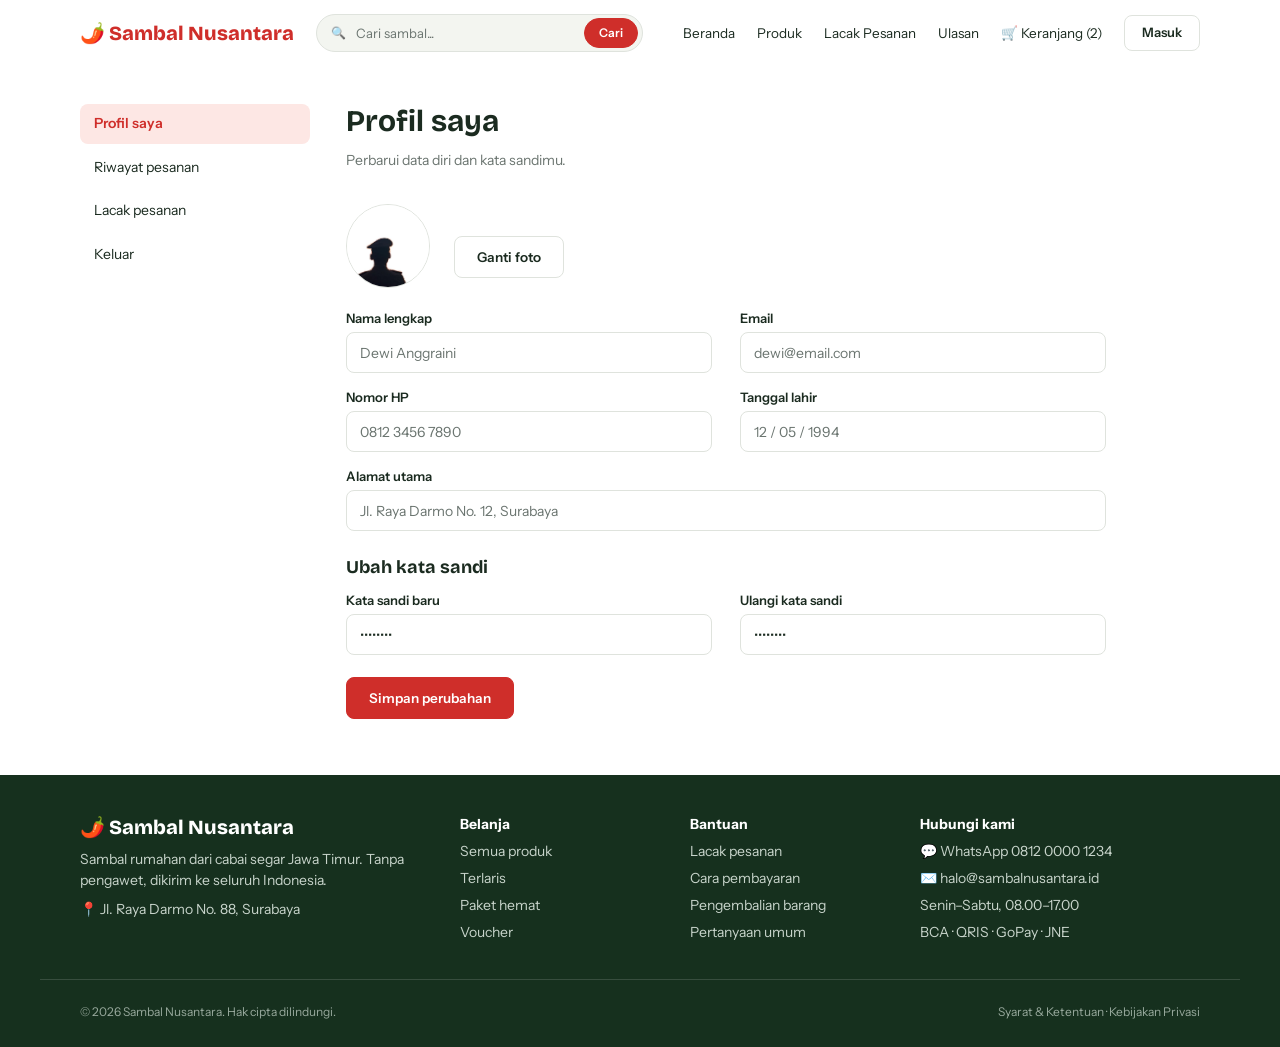
<file: profil.html>
<!DOCTYPE html>
<html lang="id">
<head>
  <meta charset="UTF-8">
  <meta name="viewport" content="width=device-width, initial-scale=1">
  <title>Kelola Profil - Sambal Nusantara</title>
  <link rel="preconnect" href="https://fonts.googleapis.com"><link rel="preconnect" href="https://fonts.gstatic.com" crossorigin><link href="https://fonts.googleapis.com/css2?family=Bricolage+Grotesque:wght@600;700;800&family=Instrument+Sans:wght@400;500;600;700&display=swap" rel="stylesheet">
  <link rel="stylesheet" href="css/style.css">
</head>
<body>
  <header class="site-header">
    <div class="container nav">
      <a class="logo" href="index.html"><span aria-hidden="true">🌶️</span> Sambal Nusantara</a>
      <form class="search" role="search" onsubmit="return false">
        <span aria-hidden="true">🔍</span>
        <input type="text" placeholder="Cari sambal..." aria-label="Cari sambal">
        <a class="btn" href="katalog.html">Cari</a>
      </form>
      <nav class="nav-links">
        <a href="index.html">Beranda</a>
        <a href="katalog.html">Produk</a>
        <a href="lacak-pesanan.html">Lacak Pesanan</a>
        <a href="ulasan.html">Ulasan</a>
        <a href="keranjang.html"><span aria-hidden="true">🛒</span> Keranjang (2)</a>
        <a class="btn btn-outline" href="login.html">Masuk</a>
      </nav>
    </div>
  </header>

  <main>
    <div class="container page">
      <div class="account">
        <nav class="side-menu" aria-label="Menu akun">
          <a class="is-active" href="profil.html">Profil saya</a>
          <a href="riwayat-pesanan.html">Riwayat pesanan</a>
          <a href="lacak-pesanan.html">Lacak pesanan</a>
          <a href="login.html">Keluar</a>
        </nav>
        <section class="profile-form">
          <h1>Profil saya</h1>
          <p class="page-sub">Perbarui data diri dan kata sandimu.</p>
          <div class="avatar-row">
            <div class="avatar"><img src="img/avatar.jpg" alt="Foto profil"></div>
            <a class="btn btn-outline" href="profil.html">Ganti foto</a>
          </div>
          <form onsubmit="return false">
            <div class="grid-2">
              <div><label class="lbl" for="nama">Nama lengkap</label><input class="input is-filled" id="nama" type="text" value="Dewi Anggraini"></div>
              <div><label class="lbl" for="email">Email</label><input class="input is-filled" id="email" type="email" value="dewi@email.com"></div>
              <div><label class="lbl" for="hp">Nomor HP</label><input class="input is-filled" id="hp" type="tel" value="0812 3456 7890"></div>
              <div><label class="lbl" for="lahir">Tanggal lahir</label><input class="input is-filled" id="lahir" type="text" value="12 / 05 / 1994"></div>
            </div>
            <div class="field" style="margin-top:16px;margin-bottom:0">
              <label class="lbl" for="alamat">Alamat utama</label>
              <input class="input is-filled" id="alamat" type="text" value="Jl. Raya Darmo No. 12, Surabaya">
            </div>
            <h3>Ubah kata sandi</h3>
            <div class="grid-2">
              <div><label class="lbl" for="pw1">Kata sandi baru</label><input class="input" id="pw1" type="password" value="12345678"></div>
              <div><label class="lbl" for="pw2">Ulangi kata sandi</label><input class="input" id="pw2" type="password" value="12345678"></div>
            </div>
            <a class="btn" href="riwayat-pesanan.html">Simpan perubahan</a>
          </form>
        </section>
      </div>
    </div>
  </main>

  <footer class="site-footer">
    <div class="container footer-grid">
      <div>
        <div class="footer-brand"><span aria-hidden="true">🌶️</span> Sambal Nusantara</div>
        <p>Sambal rumahan dari cabai segar Jawa Timur. Tanpa pengawet, dikirim ke seluruh Indonesia.</p>
        <p><span aria-hidden="true">📍</span> Jl. Raya Darmo No. 88, Surabaya</p>
      </div>
      <div>
        <h4>Belanja</h4>
        <ul>
          <li><a href="katalog.html">Semua produk</a></li>
          <li><a href="katalog.html">Terlaris</a></li>
          <li><a href="katalog.html">Paket hemat</a></li>
          <li><a href="keranjang.html">Voucher</a></li>
        </ul>
      </div>
      <div>
        <h4>Bantuan</h4>
        <ul>
          <li><a href="lacak-pesanan.html">Lacak pesanan</a></li>
          <li><a href="pembayaran.html">Cara pembayaran</a></li>
          <li><a href="riwayat-pesanan.html">Pengembalian barang</a></li>
          <li><a href="index.html">Pertanyaan umum</a></li>
        </ul>
      </div>
      <div>
        <h4>Hubungi kami</h4>
        <ul>
          <li><span aria-hidden="true">💬</span> WhatsApp 0812 0000 1234</li>
          <li><span aria-hidden="true">✉️</span> halo@sambalnusantara.id</li>
          <li>Senin–Sabtu, 08.00–17.00</li>
          <li>BCA · QRIS · GoPay · JNE</li>
        </ul>
      </div>
    </div>
    <div class="container footer-bottom">
      <span>© 2026 Sambal Nusantara. Hak cipta dilindungi.</span>
      <span><a href="index.html">Syarat &amp; Ketentuan</a> · <a href="index.html">Kebijakan Privasi</a></span>
    </div>
  </footer>
</body>
</html>
</file>
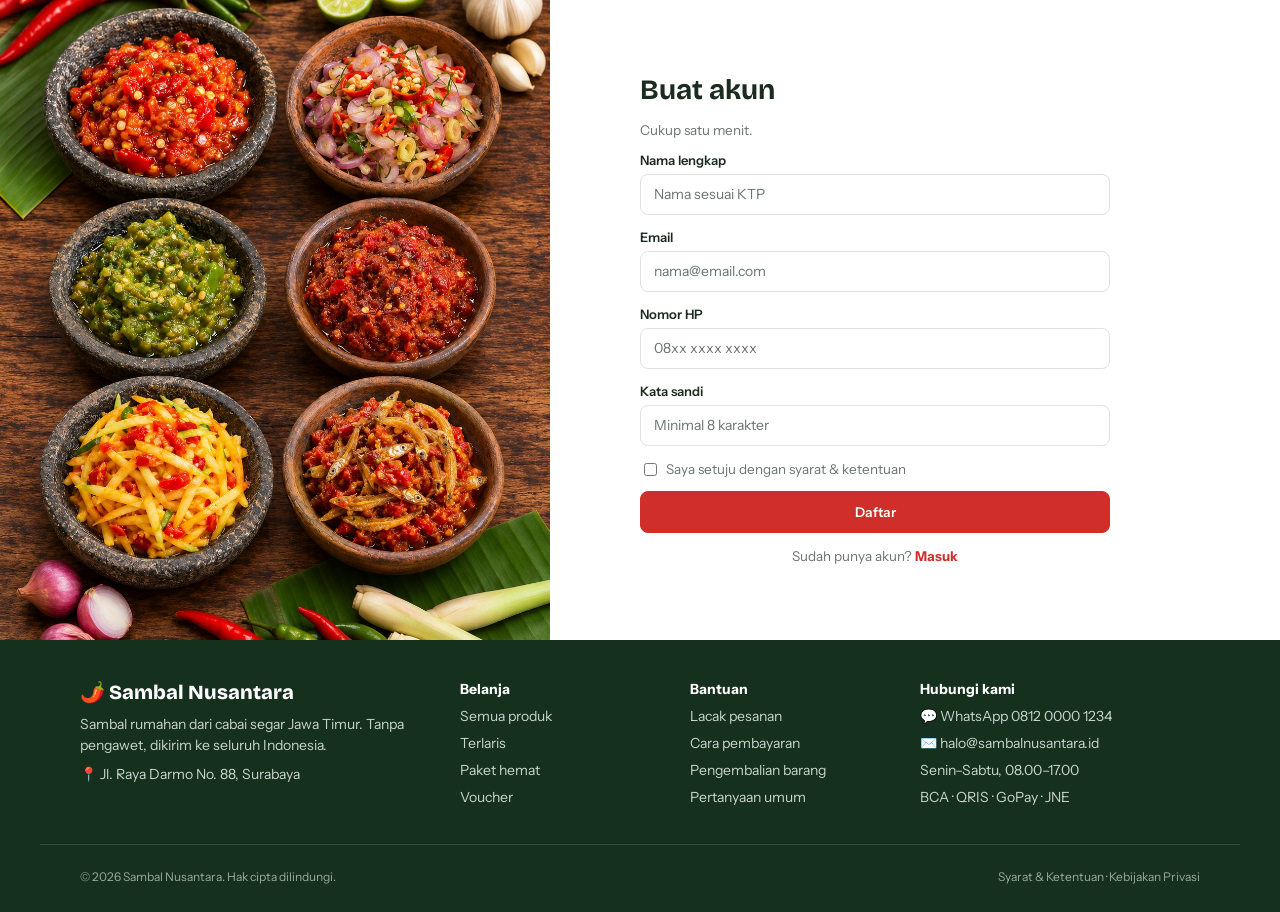
<file: registrasi.html>
<!DOCTYPE html>
<html lang="id">
<head>
  <meta charset="UTF-8">
  <meta name="viewport" content="width=device-width, initial-scale=1">
  <title>Registrasi - Sambal Nusantara</title>
  <link rel="preconnect" href="https://fonts.googleapis.com"><link rel="preconnect" href="https://fonts.gstatic.com" crossorigin><link href="https://fonts.googleapis.com/css2?family=Bricolage+Grotesque:wght@600;700;800&family=Instrument+Sans:wght@400;500;600;700&display=swap" rel="stylesheet">
  <link rel="stylesheet" href="css/style.css">
</head>
<body>

  <main>
    <section class="auth">
      <div class="auth-photo"></div>
      <div class="auth-panel">
        <form class="auth-form" onsubmit="return false">
          <h1>Buat akun</h1>
          <p class="page-sub">Cukup satu menit.</p>
          <div class="field">
            <label class="lbl" for="nama">Nama lengkap</label>
            <input class="input" id="nama" type="text" placeholder="Nama sesuai KTP">
          </div>
          <div class="field">
            <label class="lbl" for="email">Email</label>
            <input class="input" id="email" type="email" placeholder="nama@email.com">
          </div>
          <div class="field">
            <label class="lbl" for="hp">Nomor HP</label>
            <input class="input" id="hp" type="tel" placeholder="08xx xxxx xxxx">
          </div>
          <div class="field">
            <label class="lbl" for="pw">Kata sandi</label>
            <input class="input" id="pw" type="password" placeholder="Minimal 8 karakter">
          </div>
          <label class="check-line"><input type="checkbox"> Saya setuju dengan syarat &amp; ketentuan</label>
          <a class="btn btn-block" href="login.html">Daftar</a>
          <p class="auth-alt">Sudah punya akun? <a class="link-red" href="login.html">Masuk</a></p>
        </form>
      </div>
    </section>
  </main>

  <footer class="site-footer">
    <div class="container footer-grid">
      <div>
        <div class="footer-brand"><span aria-hidden="true">🌶️</span> Sambal Nusantara</div>
        <p>Sambal rumahan dari cabai segar Jawa Timur. Tanpa pengawet, dikirim ke seluruh Indonesia.</p>
        <p><span aria-hidden="true">📍</span> Jl. Raya Darmo No. 88, Surabaya</p>
      </div>
      <div>
        <h4>Belanja</h4>
        <ul>
          <li><a href="katalog.html">Semua produk</a></li>
          <li><a href="katalog.html">Terlaris</a></li>
          <li><a href="katalog.html">Paket hemat</a></li>
          <li><a href="keranjang.html">Voucher</a></li>
        </ul>
      </div>
      <div>
        <h4>Bantuan</h4>
        <ul>
          <li><a href="lacak-pesanan.html">Lacak pesanan</a></li>
          <li><a href="pembayaran.html">Cara pembayaran</a></li>
          <li><a href="riwayat-pesanan.html">Pengembalian barang</a></li>
          <li><a href="index.html">Pertanyaan umum</a></li>
        </ul>
      </div>
      <div>
        <h4>Hubungi kami</h4>
        <ul>
          <li><span aria-hidden="true">💬</span> WhatsApp 0812 0000 1234</li>
          <li><span aria-hidden="true">✉️</span> halo@sambalnusantara.id</li>
          <li>Senin–Sabtu, 08.00–17.00</li>
          <li>BCA · QRIS · GoPay · JNE</li>
        </ul>
      </div>
    </div>
    <div class="container footer-bottom">
      <span>© 2026 Sambal Nusantara. Hak cipta dilindungi.</span>
      <span><a href="index.html">Syarat &amp; Ketentuan</a> · <a href="index.html">Kebijakan Privasi</a></span>
    </div>
  </footer>
</body>
</html>
</file>
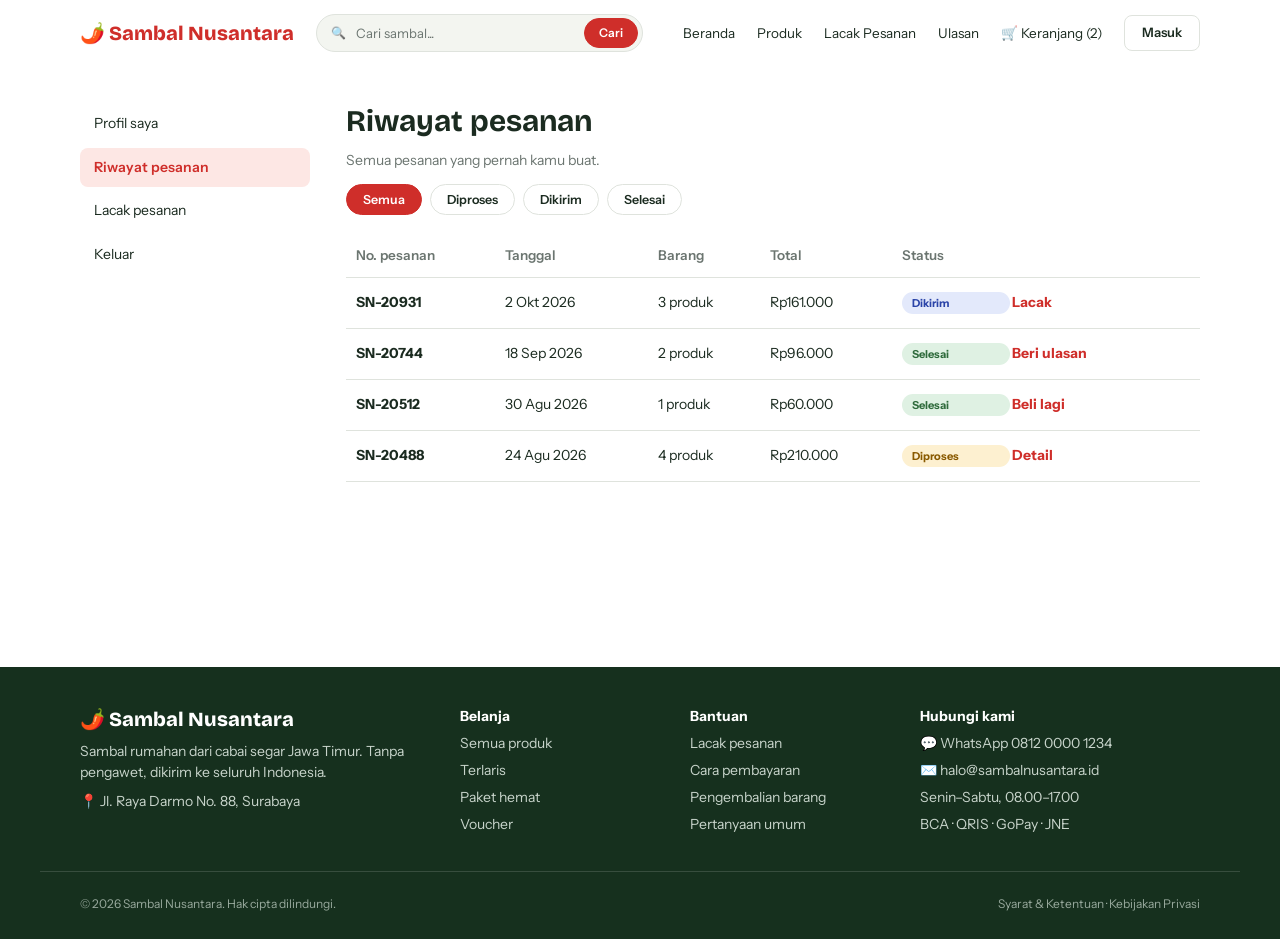
<file: riwayat-pesanan.html>
<!DOCTYPE html>
<html lang="id">
<head>
  <meta charset="UTF-8">
  <meta name="viewport" content="width=device-width, initial-scale=1">
  <title>Riwayat Pesanan - Sambal Nusantara</title>
  <link rel="preconnect" href="https://fonts.googleapis.com"><link rel="preconnect" href="https://fonts.gstatic.com" crossorigin><link href="https://fonts.googleapis.com/css2?family=Bricolage+Grotesque:wght@600;700;800&family=Instrument+Sans:wght@400;500;600;700&display=swap" rel="stylesheet">
  <link rel="stylesheet" href="css/style.css">
</head>
<body>
  <header class="site-header">
    <div class="container nav">
      <a class="logo" href="index.html"><span aria-hidden="true">🌶️</span> Sambal Nusantara</a>
      <form class="search" role="search" onsubmit="return false">
        <span aria-hidden="true">🔍</span>
        <input type="text" placeholder="Cari sambal..." aria-label="Cari sambal">
        <a class="btn" href="katalog.html">Cari</a>
      </form>
      <nav class="nav-links">
        <a href="index.html">Beranda</a>
        <a href="katalog.html">Produk</a>
        <a href="lacak-pesanan.html">Lacak Pesanan</a>
        <a href="ulasan.html">Ulasan</a>
        <a href="keranjang.html"><span aria-hidden="true">🛒</span> Keranjang (2)</a>
        <a class="btn btn-outline" href="login.html">Masuk</a>
      </nav>
    </div>
  </header>

  <main>
    <div class="container page">
      <div class="account">
        <nav class="side-menu" aria-label="Menu akun">
          <a href="profil.html">Profil saya</a>
          <a class="is-active" href="riwayat-pesanan.html">Riwayat pesanan</a>
          <a href="lacak-pesanan.html">Lacak pesanan</a>
          <a href="login.html">Keluar</a>
        </nav>
        <section>
          <h1>Riwayat pesanan</h1>
          <p class="page-sub">Semua pesanan yang pernah kamu buat.</p>
          <div class="pills">
            <a class="pill is-active" href="riwayat-pesanan.html">Semua</a>
            <a class="pill" href="riwayat-pesanan.html">Diproses</a>
            <a class="pill" href="riwayat-pesanan.html">Dikirim</a>
            <a class="pill" href="riwayat-pesanan.html">Selesai</a>
          </div>
          <table class="orders">
            <thead>
              <tr><th>No. pesanan</th><th>Tanggal</th><th>Barang</th><th>Total</th><th>Status</th></tr>
            </thead>
            <tbody>
              <tr><td>SN-20931</td><td>2 Okt 2026</td><td>3 produk</td><td>Rp161.000</td><td><span class="status dikirim">Dikirim</span><a class="link-red" href="lacak-pesanan.html">Lacak</a></td></tr>
              <tr><td>SN-20744</td><td>18 Sep 2026</td><td>2 produk</td><td>Rp96.000</td><td><span class="status selesai">Selesai</span><a class="link-red" href="ulasan.html">Beri ulasan</a></td></tr>
              <tr><td>SN-20512</td><td>30 Agu 2026</td><td>1 produk</td><td>Rp60.000</td><td><span class="status selesai">Selesai</span><a class="link-red" href="katalog.html">Beli lagi</a></td></tr>
              <tr><td>SN-20488</td><td>24 Agu 2026</td><td>4 produk</td><td>Rp210.000</td><td><span class="status diproses">Diproses</span><a class="link-red" href="lacak-pesanan.html">Detail</a></td></tr>
            </tbody>
          </table>
        </section>
      </div>
    </div>
  </main>

  <footer class="site-footer">
    <div class="container footer-grid">
      <div>
        <div class="footer-brand"><span aria-hidden="true">🌶️</span> Sambal Nusantara</div>
        <p>Sambal rumahan dari cabai segar Jawa Timur. Tanpa pengawet, dikirim ke seluruh Indonesia.</p>
        <p><span aria-hidden="true">📍</span> Jl. Raya Darmo No. 88, Surabaya</p>
      </div>
      <div>
        <h4>Belanja</h4>
        <ul>
          <li><a href="katalog.html">Semua produk</a></li>
          <li><a href="katalog.html">Terlaris</a></li>
          <li><a href="katalog.html">Paket hemat</a></li>
          <li><a href="keranjang.html">Voucher</a></li>
        </ul>
      </div>
      <div>
        <h4>Bantuan</h4>
        <ul>
          <li><a href="lacak-pesanan.html">Lacak pesanan</a></li>
          <li><a href="pembayaran.html">Cara pembayaran</a></li>
          <li><a href="riwayat-pesanan.html">Pengembalian barang</a></li>
          <li><a href="index.html">Pertanyaan umum</a></li>
        </ul>
      </div>
      <div>
        <h4>Hubungi kami</h4>
        <ul>
          <li><span aria-hidden="true">💬</span> WhatsApp 0812 0000 1234</li>
          <li><span aria-hidden="true">✉️</span> halo@sambalnusantara.id</li>
          <li>Senin–Sabtu, 08.00–17.00</li>
          <li>BCA · QRIS · GoPay · JNE</li>
        </ul>
      </div>
    </div>
    <div class="container footer-bottom">
      <span>© 2026 Sambal Nusantara. Hak cipta dilindungi.</span>
      <span><a href="index.html">Syarat &amp; Ketentuan</a> · <a href="index.html">Kebijakan Privasi</a></span>
    </div>
  </footer>
</body>
</html>
</file>
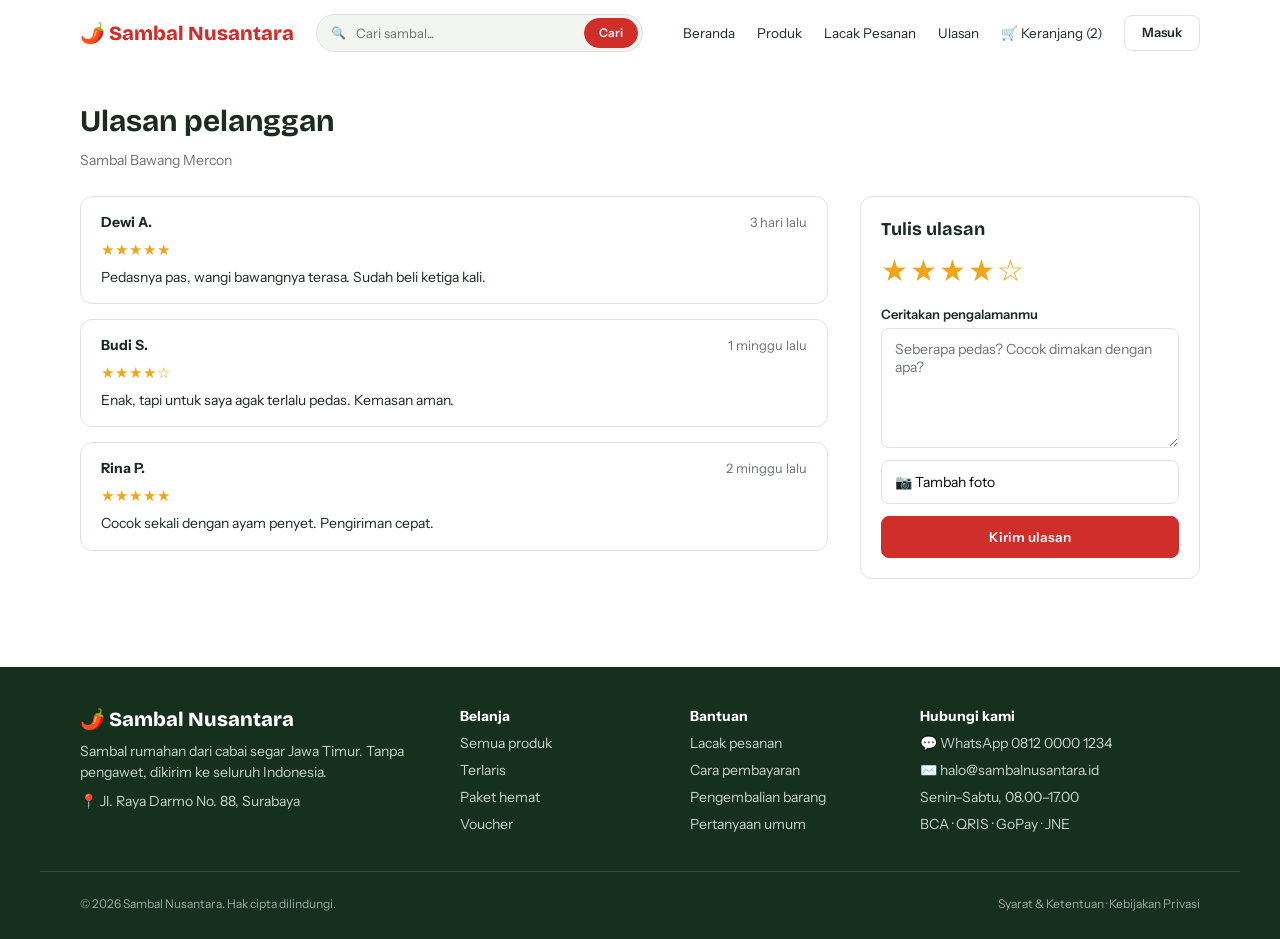
<file: ulasan.html>
<!DOCTYPE html>
<html lang="id">
<head>
  <meta charset="UTF-8">
  <meta name="viewport" content="width=device-width, initial-scale=1">
  <title>Ulasan - Sambal Nusantara</title>
  <link rel="preconnect" href="https://fonts.googleapis.com"><link rel="preconnect" href="https://fonts.gstatic.com" crossorigin><link href="https://fonts.googleapis.com/css2?family=Bricolage+Grotesque:wght@600;700;800&family=Instrument+Sans:wght@400;500;600;700&display=swap" rel="stylesheet">
  <link rel="stylesheet" href="css/style.css">
</head>
<body>
  <header class="site-header">
    <div class="container nav">
      <a class="logo" href="index.html"><span aria-hidden="true">🌶️</span> Sambal Nusantara</a>
      <form class="search" role="search" onsubmit="return false">
        <span aria-hidden="true">🔍</span>
        <input type="text" placeholder="Cari sambal..." aria-label="Cari sambal">
        <a class="btn" href="katalog.html">Cari</a>
      </form>
      <nav class="nav-links">
        <a href="index.html">Beranda</a>
        <a href="katalog.html">Produk</a>
        <a href="lacak-pesanan.html">Lacak Pesanan</a>
        <a href="ulasan.html">Ulasan</a>
        <a href="keranjang.html"><span aria-hidden="true">🛒</span> Keranjang (2)</a>
        <a class="btn btn-outline" href="login.html">Masuk</a>
      </nav>
    </div>
  </header>

  <main>
    <div class="container page">
      <h1>Ulasan pelanggan</h1>
      <p class="page-sub">Sambal Bawang Mercon</p>
      <div class="two-col">
        <div>
          <article class="card review">
            <div class="review-top"><strong>Dewi A.</strong><span>3 hari lalu</span></div>
            <div class="stars">★★★★★</div>
            <p>Pedasnya pas, wangi bawangnya terasa. Sudah beli ketiga kali.</p>
          </article>
          <article class="card review">
            <div class="review-top"><strong>Budi S.</strong><span>1 minggu lalu</span></div>
            <div class="stars">★★★★☆</div>
            <p>Enak, tapi untuk saya agak terlalu pedas. Kemasan aman.</p>
          </article>
          <article class="card review">
            <div class="review-top"><strong>Rina P.</strong><span>2 minggu lalu</span></div>
            <div class="stars">★★★★★</div>
            <p>Cocok sekali dengan ayam penyet. Pengiriman cepat.</p>
          </article>
        </div>
        <aside class="card write">
          <h3>Tulis ulasan</h3>
          <div class="stars big-stars">★★★★☆</div>
          <label class="lbl" for="ulasan">Ceritakan pengalamanmu</label>
          <textarea class="textarea" id="ulasan" placeholder="Seberapa pedas? Cocok dimakan dengan apa?"></textarea>
          <button type="button" class="photo-btn"><span aria-hidden="true">📷</span> Tambah foto</button>
          <a class="btn btn-block" href="riwayat-pesanan.html">Kirim ulasan</a>
        </aside>
      </div>
    </div>
  </main>

  <footer class="site-footer">
    <div class="container footer-grid">
      <div>
        <div class="footer-brand"><span aria-hidden="true">🌶️</span> Sambal Nusantara</div>
        <p>Sambal rumahan dari cabai segar Jawa Timur. Tanpa pengawet, dikirim ke seluruh Indonesia.</p>
        <p><span aria-hidden="true">📍</span> Jl. Raya Darmo No. 88, Surabaya</p>
      </div>
      <div>
        <h4>Belanja</h4>
        <ul>
          <li><a href="katalog.html">Semua produk</a></li>
          <li><a href="katalog.html">Terlaris</a></li>
          <li><a href="katalog.html">Paket hemat</a></li>
          <li><a href="keranjang.html">Voucher</a></li>
        </ul>
      </div>
      <div>
        <h4>Bantuan</h4>
        <ul>
          <li><a href="lacak-pesanan.html">Lacak pesanan</a></li>
          <li><a href="pembayaran.html">Cara pembayaran</a></li>
          <li><a href="riwayat-pesanan.html">Pengembalian barang</a></li>
          <li><a href="index.html">Pertanyaan umum</a></li>
        </ul>
      </div>
      <div>
        <h4>Hubungi kami</h4>
        <ul>
          <li><span aria-hidden="true">💬</span> WhatsApp 0812 0000 1234</li>
          <li><span aria-hidden="true">✉️</span> halo@sambalnusantara.id</li>
          <li>Senin–Sabtu, 08.00–17.00</li>
          <li>BCA · QRIS · GoPay · JNE</li>
        </ul>
      </div>
    </div>
    <div class="container footer-bottom">
      <span>© 2026 Sambal Nusantara. Hak cipta dilindungi.</span>
      <span><a href="index.html">Syarat &amp; Ketentuan</a> · <a href="index.html">Kebijakan Privasi</a></span>
    </div>
  </footer>
</body>
</html>
</file>
<file: css/style.css>
/* ==========================================================
   Sambal Nusantara - stylesheet bersama untuk semua halaman
   ========================================================== */

:root {
  --red: #cf2e2a;
  --red-soft: #fde7e4;
  --green: #2f5d3a;
  --green-dark: #16301e;
  --ink: #1b2b20;
  --muted: #6b7570;
  --line: #dfe3dd;
  --bg-soft: #f3f5f0;
  --star: #f2a516;
  --font-head: "Bricolage Grotesque", "Familjen Grotesk", "Segoe UI", Arial, sans-serif;
  --font-body: "Instrument Sans", "Figtree", "Segoe UI", Arial, sans-serif;
}

*, *::before, *::after { box-sizing: border-box; }

html, body { margin: 0; padding: 0; }

body {
  font-family: var(--font-body);
  font-size: 14px;
  line-height: 1.4;
  color: var(--ink);
  background: #fff;
  min-height: 100vh;
  display: flex;
  flex-direction: column;
}

a { color: inherit; text-decoration: none; }
img { display: block; max-width: 100%; }
h1, h2, h3, h4, p { margin: 0; }
h1, h2, h3, h4 { font-family: var(--font-head); font-weight: 700; color: var(--ink); }
h1 { font-size: 30px; line-height: 1.15; }
h2 { font-size: 26px; }
h3 { font-size: 18px; }

.container { width: 100%; max-width: 1200px; margin: 0 auto; padding: 0 40px; }

/* ---------- Tombol ---------- */
.btn {
  display: inline-block;
  padding: 11px 22px;
  border-radius: 8px;
  border: 1px solid var(--red);
  background: var(--red);
  color: #fff;
  font: 600 13px/1.2 var(--font-body);
  text-align: center;
  cursor: pointer;
  transition: filter .15s;
}
.btn:hover { filter: brightness(.92); }
.btn-block { display: block; width: 100%; }
.btn-outline { background: #fff; color: var(--ink); border-color: var(--line); }
.btn-green { background: var(--green); border-color: var(--green); }

/* ---------- Header / navbar ---------- */
.site-header { height: 66px; background: #fff; }
.nav { display: flex; align-items: center; gap: 22px; height: 66px; }
.logo { font: 800 20px/1 var(--font-head); color: var(--red); white-space: nowrap; }
.search {
  display: flex; align-items: center;
  width: 327px; height: 38px;
  background: var(--bg-soft);
  border: 1px solid var(--line);
  border-radius: 99px;
  padding: 0 4px 0 14px;
  gap: 8px;
}
.search span { font-size: 12px; }
.search input {
  flex: 1; min-width: 0; border: 0; outline: 0; background: transparent;
  font: 400 13px var(--font-body); color: var(--ink);
}
.search input::placeholder { color: var(--muted); }
.search .btn { padding: 7px 14px; border-radius: 99px; font-size: 12px; }
.nav-links { margin-left: auto; display: flex; align-items: center; gap: 22px; font-size: 13.5px; }
.nav-links a:hover { color: var(--red); }
.nav-links .btn-outline { padding: 9px 17px; font-size: 13px; }
.nav-links .btn-outline:hover { color: var(--red); filter: none; }

/* ---------- Konten utama ---------- */
main { flex: 1; }
.page { padding-top: 38px; padding-bottom: 56px; min-height: 601px; }
.page-sub { color: var(--muted); font-size: 14px; margin-top: 12px; }
.card { border: 1px solid var(--line); border-radius: 12px; background: #fff; padding: 20px; }
.two-col { display: grid; grid-template-columns: 1fr 340px; gap: 32px; align-items: start; margin-top: 26px; }
.link-red { color: var(--red); font-weight: 700; }
.link-red:hover { text-decoration: underline; }

/* ---------- Chip & rating ---------- */
.chip {
  display: inline-block; width: fit-content;
  background: #fde4e1; color: var(--red);
  font-size: 11px; line-height: 1; padding: 4px 8px;
  border-radius: 99px;
}
.stars { color: var(--star); letter-spacing: 1px; }

/* ---------- Kartu produk ---------- */
.product-grid { display: grid; gap: 20px; }
.product-card {
  border: 1px solid var(--line); border-radius: 12px; background: #fff; overflow: hidden;
  display: flex; flex-direction: column;
}
.product-card .thumb { display: block; height: 150px; overflow: hidden; }
.product-card .thumb img { width: 100%; height: 100%; object-fit: cover; }
.product-card .body { padding: 12px 12px 14px; display: flex; flex-direction: column; gap: 6px; }
.product-card .name { font: 600 14px/1.3 var(--font-body); }
.product-card .meta { display: flex; justify-content: space-between; align-items: center; margin-bottom: 2px; }
.product-card .price { color: var(--red); font-weight: 700; font-size: 14px; }
.product-card .rating { color: var(--muted); font-size: 13px; }
.product-card .btn { padding: 9px 12px; font-size: 12.5px; }

/* ---------- Footer ---------- */
.site-footer { background: var(--green-dark); color: #c8d4cb; margin-top: auto; }
.footer-grid {
  display: grid; grid-template-columns: 380px 230px 230px 1fr;
  padding-top: 40px; padding-bottom: 30px; gap: 0;
  font-size: 14px; line-height: 1.5;
}
.footer-brand { font: 800 20px/1.2 var(--font-head); color: #fff; margin-bottom: 10px; }
.footer-grid h4 { font: 700 14px var(--font-body); color: #fff; margin-bottom: 8px; }
.footer-grid ul { list-style: none; margin: 0; padding: 0; }
.footer-grid li { margin-bottom: 6px; }
.footer-grid a:hover { color: #fff; text-decoration: underline; }
.footer-grid p { margin-bottom: 8px; padding-right: 30px; }
.footer-bottom {
  display: flex; justify-content: space-between;
  border-top: 1px solid rgba(255,255,255,.14);
  padding-top: 24px; padding-bottom: 26px;
  font-size: 12px; color: #98a99d;
}
.footer-bottom a:hover { color: #fff; }

/* ---------- Form ---------- */
label.lbl { display: block; font: 600 13px var(--font-body); margin-bottom: 6px; color: var(--ink); }
.input, .textarea {
  display: block; width: 100%; height: 41px;
  border: 1px solid var(--line); border-radius: 8px;
  padding: 0 13px; background: #fff;
  font: 400 14px var(--font-body); color: var(--ink); outline: 0;
}
.input::placeholder, .textarea::placeholder { color: var(--muted); }
.input.is-filled { color: var(--muted); }
.input:focus, .textarea:focus { border-color: var(--red); }
.textarea { height: 120px; padding: 11px 13px; resize: vertical; }
.field { margin-bottom: 14px; }
.grid-2 { display: grid; grid-template-columns: 1fr 1fr; gap: 16px 28px; }
input[type="checkbox"], input[type="radio"] { accent-color: var(--red); }

/* ---------- Halaman auth (login & registrasi) ---------- */
.auth { display: grid; grid-template-columns: 550px 1fr; min-height: 640px; }
.auth-photo { position: relative; background: url("../img/auth.jpg") center / cover no-repeat; }
.auth-photo p {
  position: absolute; left: 0; right: 0; top: 50%; transform: translateY(-50%);
  text-align: center; color: #fff; padding: 0 40px;
  font: 700 20px/1.25 var(--font-head); text-shadow: 0 1px 6px rgba(0,0,0,.55);
}
.auth-panel { display: flex; align-items: center; padding: 0 90px; }
.auth-form { width: 100%; max-width: 470px; }
.auth-form h1 { font-size: 28px; }
.auth-form .page-sub { margin: 14px 0 12px; font-size: 13.5px; }
.auth-form .btn { padding: 12px; font-size: 13.5px; }
.auth-row { display: flex; justify-content: space-between; align-items: center; margin: 14px 0 12px; color: var(--muted); font-size: 13.5px; }
.auth-row label { display: flex; align-items: center; gap: 6px; }
.auth-or { text-align: center; color: var(--muted); margin: 12px 0; font-size: 13.5px; }
.auth-alt { text-align: center; color: var(--muted); margin-top: 14px; font-size: 13.5px; }
.auth-alt a:hover { color: var(--red); }
.check-line { display: flex; align-items: center; gap: 6px; color: var(--muted); font-size: 13.5px; margin: 4px 0 12px; }

/* ---------- Landing page ---------- */
.hero { background: var(--bg-soft); }
.hero-inner { display: flex; align-items: center; justify-content: space-between; gap: 40px; height: 500px; }
.hero h1 { font-size: 52px; line-height: 1.12; max-width: 720px; }
.hero p { color: var(--muted); font-size: 17px; max-width: 640px; margin: 20px 0 22px; line-height: 1.5; }
.hero-actions { display: flex; gap: 10px; }
.hero-actions .btn { padding: 12px 20px; font-size: 14px; }
.hero-img { width: 400px; height: 400px; flex: none; border-radius: 50%; overflow: hidden; }
.hero-img img { width: 100%; height: 100%; object-fit: cover; }
.features { display: grid; grid-template-columns: repeat(3, 1fr); gap: 20px; margin-top: 36px; }
.features .card { padding: 18px 20px; }
.features h3 { font: 600 16px var(--font-head); margin-bottom: 4px; }
.features p { color: var(--muted); font-size: 13.5px; }
.section-head { margin-top: 34px; margin-bottom: 26px; }
.section-head .page-sub { margin-top: 8px; font-size: 13.5px; }
.landing-products { grid-template-columns: repeat(4, 1fr); margin-bottom: 40px; }

/* ---------- Katalog ---------- */
.catalog { display: grid; grid-template-columns: 210px 1fr; gap: 46px; align-items: start; }
.filters h3 { font-size: 18px; margin: 0 0 10px; }
.filters h3 ~ h3 { margin-top: 12px; }
.filters label { display: flex; align-items: center; gap: 6px; color: var(--muted); font-size: 14px; margin-bottom: 8px; cursor: pointer; }
.filters .range { color: var(--muted); font-size: 14px; }
.catalog-grid { grid-template-columns: repeat(3, 1fr); }
.catalog-foot { margin-top: 12px; }
.catalog-foot h2 { font-size: 26px; }

/* ---------- Detail produk ---------- */
.breadcrumb { color: var(--muted); font-size: 13.5px; margin-bottom: 14px; }
.breadcrumb a:hover { color: var(--red); }
.detail { display: grid; grid-template-columns: 329px 1fr; gap: 48px; align-items: start; }
.detail-img { height: 488px; border-radius: 12px; overflow: hidden; }
.detail-img img { width: 100%; height: 100%; object-fit: cover; }
.detail-info h1 { margin: 10px 0 8px; font-size: 30px; }
.rating-line { color: var(--muted); font-size: 13.5px; }
.rating-line .stars { font-size: 15px; }
.detail-price { font: 700 28px var(--font-head); color: var(--red); margin: 12px 0; }
.detail-desc { color: var(--muted); font-size: 14px; margin-bottom: 14px; }
.opt-label { font: 600 13px var(--font-body); margin: 14px 0 6px; }
.size-opts { display: flex; gap: 10px; }
.size-opt {
  padding: 10px 17px; border: 1px solid var(--line); border-radius: 8px;
  background: #fff; font-size: 14px; cursor: pointer;
}
.size-opt.is-active { background: var(--red-soft); border-color: var(--red); }
.qty { display: flex; align-items: center; gap: 10px; }
.qty button {
  width: 42px; height: 34px; border: 1px solid var(--line); border-radius: 8px;
  background: #fff; font: 600 14px var(--font-body); cursor: pointer;
}
.qty .num { width: 30px; text-align: center; font-weight: 600; }
.qty .stock { color: var(--muted); }
.detail-actions { display: flex; gap: 10px; margin: 14px 0 12px; }
.detail-actions .btn { padding: 12px 22px; font-size: 14px; }
.spec { border: 1px solid var(--line); border-radius: 12px; padding: 14px 20px; }
.spec div { display: flex; justify-content: space-between; gap: 20px; padding: 3px 0; font-size: 14px; }
.spec span:last-child { color: var(--muted); text-align: right; }

/* ---------- Keranjang ---------- */
.cart-table { width: 100%; border-collapse: collapse; }
.cart-table th {
  text-align: left; font: 600 13px var(--font-body); color: var(--muted);
  padding: 10px 10px 12px; border-bottom: 1px solid var(--line);
}
.cart-table td { padding: 14px 10px; border-bottom: 1px solid var(--line); font-size: 14px; vertical-align: middle; }
.cart-item { display: flex; align-items: center; gap: 12px; }
.cart-item img { width: 60px; height: 60px; border-radius: 8px; object-fit: cover; flex: none; }
.cart-qty { display: inline-flex; align-items: center; gap: 8px; }
.cart-qty a { color: var(--ink); }
.cart-qty a:hover { color: var(--red); }
.cart-remove { color: var(--muted); font-size: 18px; }
.cart-remove:hover { color: var(--red); }
.back-link { display: inline-block; color: var(--muted); margin-top: 6px; font-size: 14px; }
.back-link:hover { color: var(--red); }
.summary h3 { margin-bottom: 8px; }
.sum-row { display: flex; justify-content: space-between; padding: 4px 0; font-size: 14px; }
.sum-row.discount span:last-child { color: var(--green); }
.sum-total { display: flex; justify-content: space-between; align-items: center; border-top: 1px solid var(--line); margin-top: 10px; padding-top: 12px; font-weight: 700; font-size: 14px; }
.sum-total strong { color: var(--red); font: 700 22px var(--font-head); }
.summary .voucher { margin: 14px 0 10px; }
.summary .btn { padding: 12px; font-size: 13.5px; }
.secure { text-align: center; color: var(--muted); font-size: 12px; margin-top: 12px; }

/* ---------- Sidebar akun (riwayat & profil) ---------- */
.account { display: grid; grid-template-columns: 230px 1fr; gap: 36px; align-items: start; }
.side-menu { display: flex; flex-direction: column; gap: 4px; margin-top: 0; }
.side-menu a { padding: 10px 14px; border-radius: 8px; font-size: 14px; color: var(--ink); }
.side-menu a:hover { background: var(--bg-soft); }
.side-menu a.is-active { background: var(--red-soft); color: var(--red); font-weight: 600; }

/* ---------- Riwayat pesanan ---------- */
.pills { display: flex; gap: 8px; margin: 14px 0 22px; }
.pill {
  padding: 7px 16px; border: 1px solid var(--line); border-radius: 99px;
  font: 600 12.5px var(--font-body); background: #fff;
}
.pill.is-active { background: var(--red); border-color: var(--red); color: #fff; }
.pill:not(.is-active):hover { border-color: var(--red); color: var(--red); }
.orders { width: 100%; border-collapse: collapse; }
.orders th { text-align: left; font: 600 13.5px var(--font-body); color: var(--muted); padding: 10px 10px 14px; border-bottom: 1px solid var(--line); }
.orders td { padding: 14px 10px; border-bottom: 1px solid var(--line); font-size: 14px; }
.orders td:first-child { font-weight: 700; }
.status {
  display: inline-block; width: 108px; padding: 4px 10px;
  border-radius: 99px; font: 700 11px var(--font-body); margin-right: 2px;
}
.status.dikirim { background: #e3e9fb; color: #2b44a8; }
.status.selesai { background: #dff1e3; color: #2f6b3c; }
.status.diproses { background: #fdf0d0; color: #8a5a00; }

/* ---------- Ulasan ---------- */
.review { padding: 16px 20px; margin-bottom: 15px; }
.review-top { display: flex; justify-content: space-between; align-items: baseline; }
.review-top strong { font-size: 14px; }
.review-top span { color: var(--muted); font-size: 13px; }
.review .stars { margin: 6px 0 8px; font-size: 15px; }
.review p { font-size: 14px; }
.write h3 { margin-bottom: 8px; }
.write .big-stars { font-size: 30px; margin-bottom: 14px; letter-spacing: 2px; }
.write .textarea { height: 120px; margin-bottom: 12px; }
.write .photo-btn {
  display: block; width: 100%; text-align: left; padding: 12px 13px;
  border: 1px solid var(--line); border-radius: 8px; background: #fff;
  font: 400 14px var(--font-body); margin-bottom: 12px; cursor: pointer;
}
.write .btn { padding: 12px; font-size: 13.5px; }

/* ---------- Pembayaran ---------- */
.checkout { display: grid; grid-template-columns: 1fr 340px; gap: 30px; align-items: start; margin-top: 26px; }
.checkout .stack > .card { margin-bottom: 20px; }
.checkout .card h3 { margin-bottom: 12px; }
.choice {
  display: flex; align-items: center; gap: 10px;
  border: 1px solid var(--line); border-radius: 8px;
  padding: 12px 14px; margin-bottom: 10px; cursor: pointer; font-size: 14px;
}
.choice:last-child { margin-bottom: 0; }
.choice .grow { flex: 1; }
.choice:has(input:checked) { background: var(--red-soft); border-color: var(--red); }
.choice input { margin: 0; width: 16px; height: 16px; }

/* ---------- Profil ---------- */
.profile-form { max-width: 760px; }
.avatar-row { display: flex; align-items: center; gap: 24px; margin: 34px 0 22px; }
.avatar { width: 84px; height: 84px; border-radius: 50%; overflow: hidden; background: #fff; border: 1px solid var(--line); }
.avatar img { width: 100%; height: 100%; object-fit: cover; object-position: center 70%; }
.profile-form h3 { margin: 24px 0 12px; }
.profile-form .grid-2 { margin-bottom: 0; }
.profile-form .btn { margin-top: 22px; padding: 12px 22px; font-size: 13.5px; }

/* ---------- Lacak pesanan ---------- */
.track-form { display: flex; gap: 12px; margin-top: 20px; }
.track-form .input { width: 524px; height: 41px; }
.track-form .btn { padding: 0 22px; height: 40px; }
.track-head { display: flex; justify-content: space-between; align-items: flex-start; }
.track-head p { color: var(--muted); margin-top: 2px; font-size: 14px; }
.badge-ship { background: #e3e9fb; color: #2b44a8; font: 700 11px var(--font-body); padding: 4px 10px; border-radius: 99px; }
.timeline { list-style: none; margin: 20px 0 0; padding: 0; }
.timeline li { position: relative; padding-left: 40px; margin-bottom: 20px; min-height: 22px; }
.timeline li:last-child { margin-bottom: 4px; }
.timeline li::before {
  content: ""; position: absolute; left: 10px; top: 4px;
  width: 14px; height: 14px; border-radius: 50%; background: var(--green);
}
.timeline li.is-now::before { background: var(--red); }
.timeline strong { font-size: 14px; }
.timeline small { display: block; color: var(--muted); font-size: 14px; }
.ship h3 { margin-bottom: 6px; }
.ship .muted { color: var(--muted); font-size: 14px; margin-top: 6px; }
.ship .name { font-weight: 600; margin-top: 2px; line-height: 1.4; }
.ship .eta { color: var(--red); font-weight: 700; margin: 2px 0 12px; }
.ship .btn { padding: 11px; font-size: 13.5px; }

/* ---------- Responsif sederhana ---------- */
@media (max-width: 960px) {
  .container { padding: 0 20px; }
  .nav { flex-wrap: wrap; height: auto; padding: 12px 0; }
  .site-header { height: auto; }
  .search { order: 3; width: 100%; }
  .nav-links { flex-wrap: wrap; gap: 14px; }
  .hero-inner { flex-direction: column; height: auto; padding: 30px 0; text-align: left; }
  .hero h1 { font-size: 38px; }
  .hero-img { width: 260px; height: 260px; }
  .features, .landing-products, .catalog-grid { grid-template-columns: 1fr 1fr; }
  .catalog, .detail, .two-col, .checkout, .account { grid-template-columns: 1fr; }
  .detail-img { height: 360px; }
  .auth { grid-template-columns: 1fr; }
  .auth-photo { min-height: 260px; }
  .auth-panel { padding: 40px 20px; }
  .footer-grid { grid-template-columns: 1fr 1fr; gap: 24px; }
  .grid-2 { grid-template-columns: 1fr; }
  .track-form .input { width: 100%; }
}
@media (max-width: 560px) {
  .features, .landing-products, .catalog-grid { grid-template-columns: 1fr; }
  .cart-table th:nth-child(2), .cart-table td:nth-child(2) { display: none; }
}
</file>
